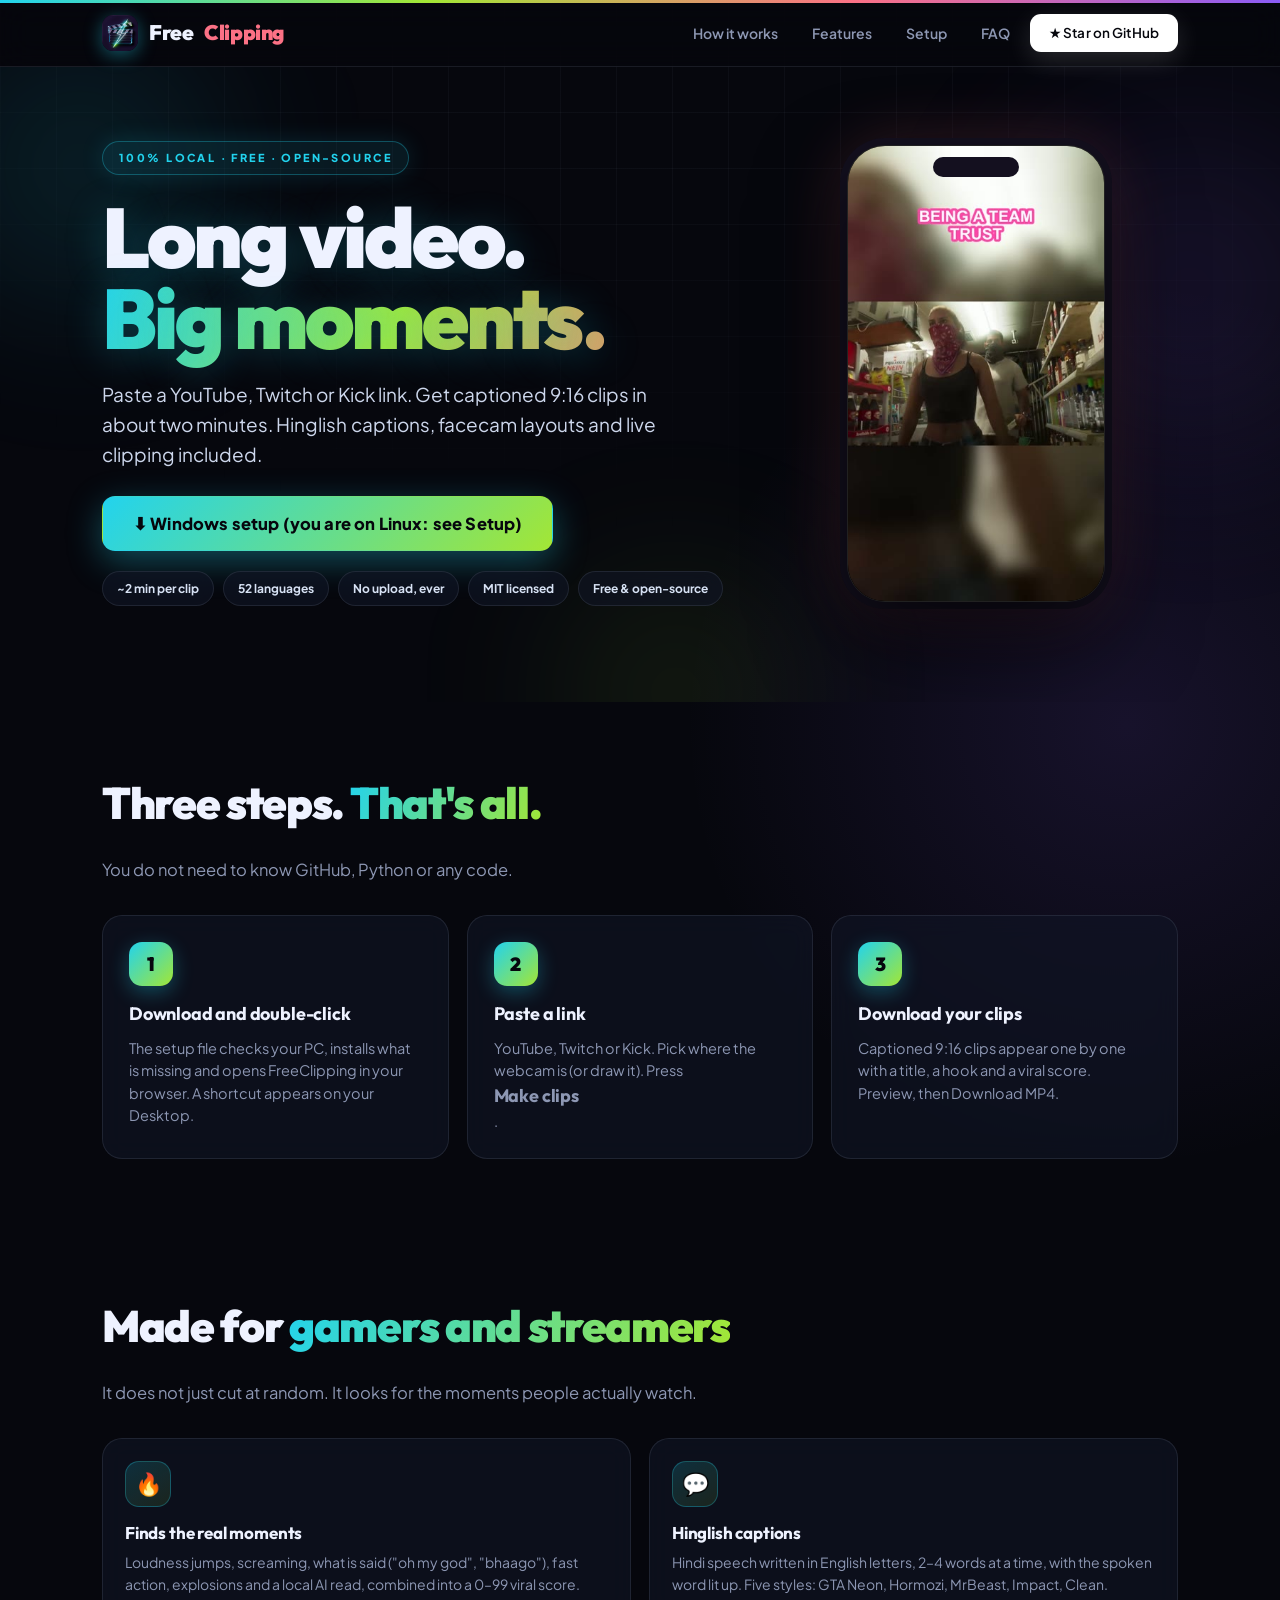
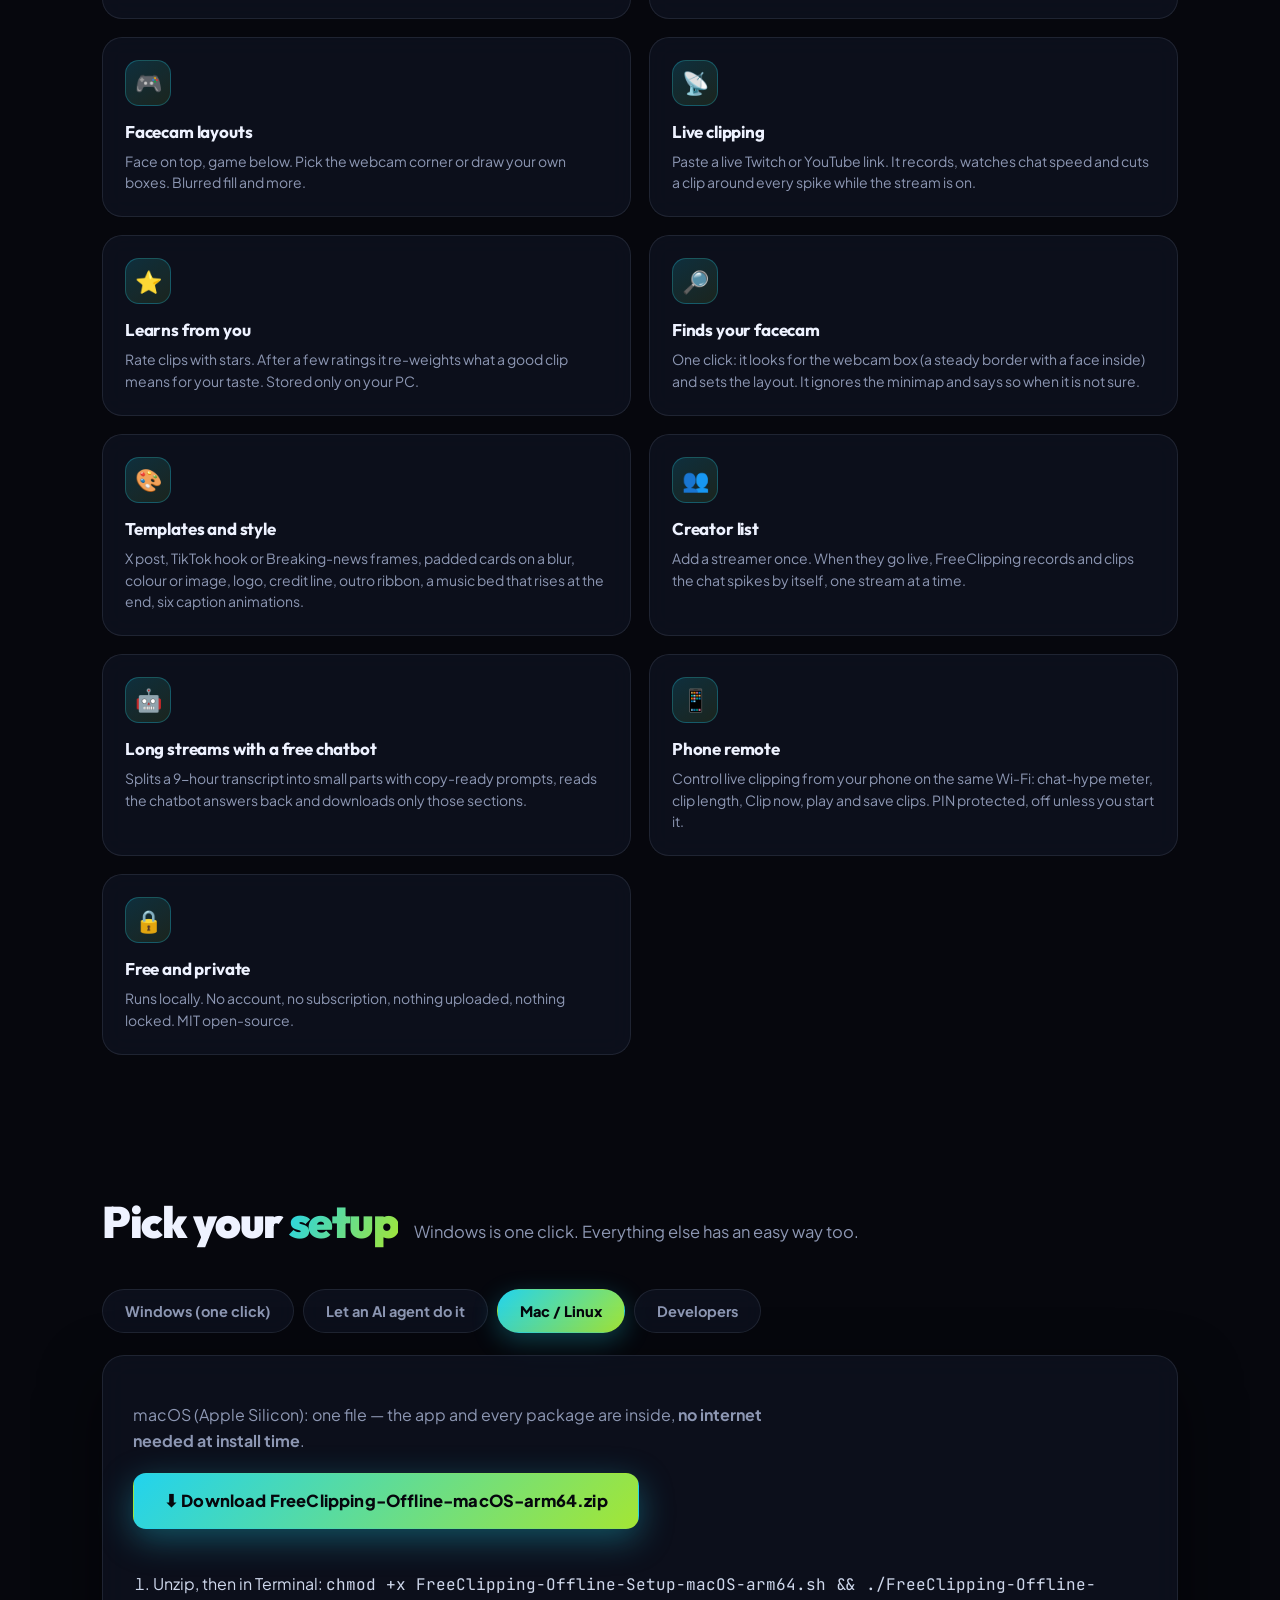
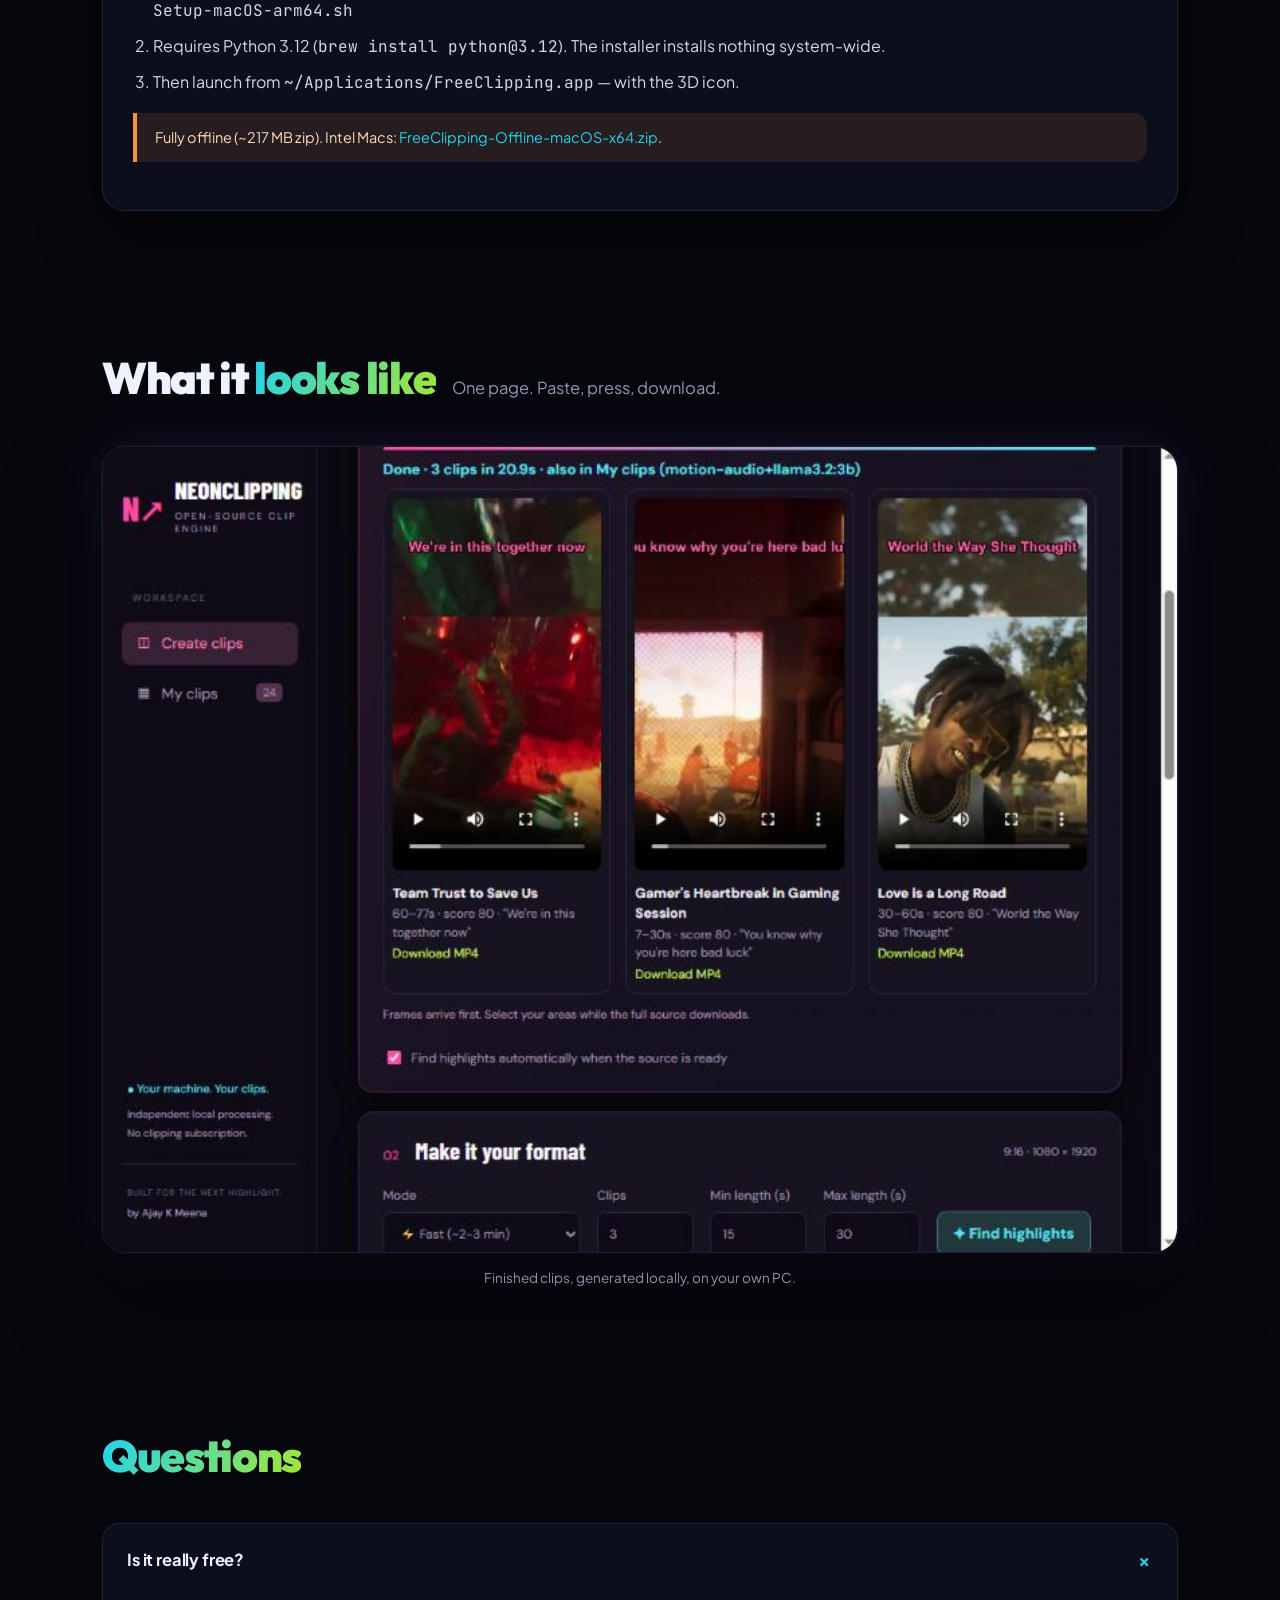
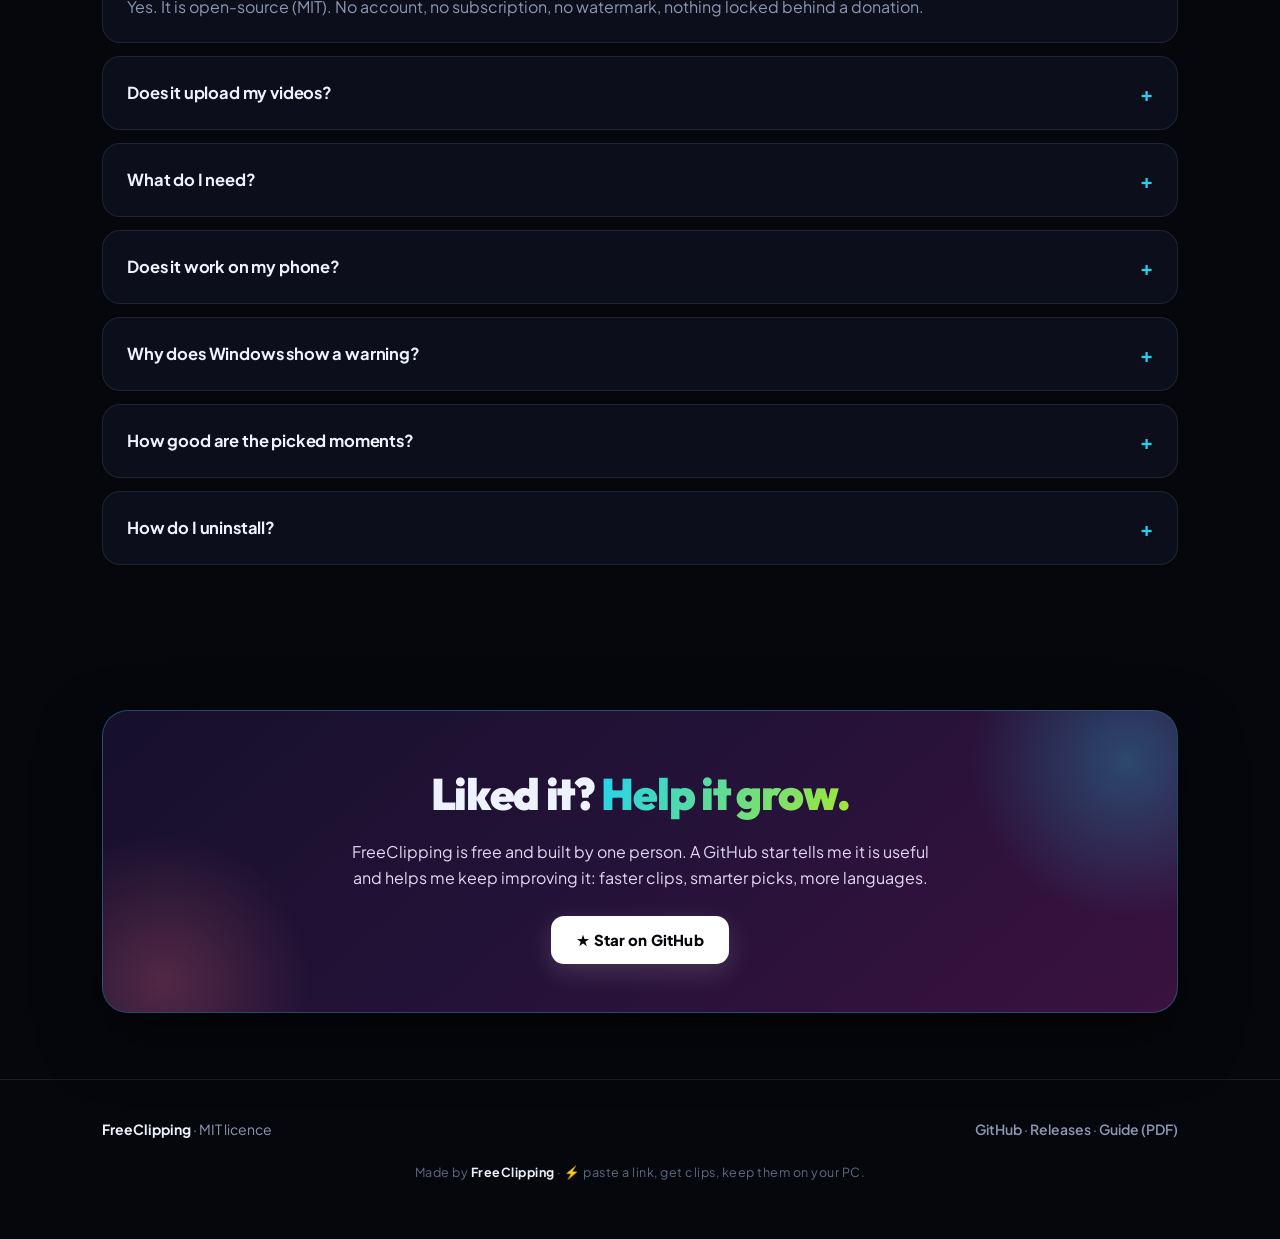
<file: index.html>
<!doctype html>
<html lang="en">
<head>
<meta charset="utf-8">
<meta name="viewport" content="width=device-width, initial-scale=1, viewport-fit=cover">
<meta name="theme-color" content="#06070d">
<link rel="apple-touch-icon" href="docs/icon.png">
<title>FreeClipping · Free AI clip maker for gamers and streamers</title>
<meta name="description" content="Paste a YouTube, Twitch or Kick link and get captioned 9:16 clips in about two minutes. Free, open-source, runs on your own PC. Hinglish captions, facecam layouts, live clipping.">
<meta property="og:title" content="FreeClipping: paste a link, get captioned 9:16 clips">
<meta property="og:description" content="Free and open-source. One-click setup for Windows. Hinglish captions, facecam layouts, live clipping, learns from your star ratings.">
<meta property="og:type" content="website">
<link rel="icon" type="image/png" href="docs/icon.png">
<style>
@import url('https://fonts.googleapis.com/css2?family=Outfit:wght@400;500;600;700;800;900&family=Plus+Jakarta+Sans:wght@400;500;600;700;800&family=JetBrains+Mono:wght@400;500;700&display=swap');
:root{
  --bg:#06070d; --bg-soft:#0a0e1a; --panel:rgba(17,22,38,.62); --panel-solid:#101828;
  --line:rgba(148,163,184,.14); --line-strong:rgba(148,163,184,.26);
  --cyan:#22d3ee; --azure:#38bdf8; --lime:#a3e635; --pink:#fb7185; --orange:#fb923c; --violet:#8b5cf6;
  --white:#eef2ff; --muted:#8d97b3; --dim:#5c6a82;
  --grad:linear-gradient(135deg,#22d3ee 0%,#a3e635 100%);
  --grad-warm:linear-gradient(135deg,#fb7185 0%,#f59e0b 100%);
  --grad-violet:linear-gradient(135deg,#8b5cf6 0%,#22d3ee 100%);
  --shadow:0 24px 60px rgba(0,0,0,.5);
}
*{box-sizing:border-box}html{scroll-behavior:smooth}
body{margin:0;background:
  radial-gradient(60vw 52vw at 12% -8%,rgba(56,189,248,.14) 0%,transparent 62%),
  radial-gradient(54vw 54vw at 88% 12%,rgba(139,92,246,.13) 0%,transparent 64%),
  radial-gradient(70vw 60vw at 50% 122%,rgba(34,211,238,.1) 0%,transparent 64%),
  var(--bg);
  color:var(--white);font:16px/1.6 'Plus Jakarta Sans',-apple-system,'Segoe UI',Roboto,sans-serif;
  -webkit-font-smoothing:antialiased;overflow-x:hidden}
body::before{content:'';position:fixed;inset:0;pointer-events:none;z-index:0;
  background-image:linear-gradient(rgba(148,163,184,.05) 1px,transparent 1px),linear-gradient(90deg,rgba(148,163,184,.05) 1px,transparent 1px);
  background-size:56px 56px;mask-image:radial-gradient(80% 60% at 50% 0%,#000 30%,transparent 100%);
  -webkit-mask-image:radial-gradient(80% 60% at 50% 0%,#000 30%,transparent 100%)}
a{color:var(--cyan);text-decoration:none;transition:color .15s}a:hover{color:#7ce8ff}
.wrap{max-width:1120px;margin:0 auto;padding:0 22px;position:relative;z-index:1}
::selection{background:rgba(34,211,238,.32);color:#fff}
:focus-visible{outline:2px solid rgba(34,211,238,.7);outline-offset:3px;border-radius:6px}
.js .reveal{opacity:0;transform:translateY(26px);transition:opacity .6s ease,transform .6s cubic-bezier(.16,1,.3,1)}
.js .reveal.in{opacity:1;transform:none}
.js details summary{cursor:pointer}

/* NAV */
nav{position:sticky;top:0;z-index:50;background:rgba(6,7,13,.68);backdrop-filter:blur(16px);-webkit-backdrop-filter:blur(16px);border-bottom:1px solid var(--line)}
nav .wrap{display:flex;align-items:center;gap:18px;height:66px}
.logo{display:flex;align-items:center;gap:11px;text-decoration:none;color:var(--white);font-family:'Outfit',sans-serif;font-weight:900;font-size:21px;letter-spacing:-.02em}
.logo .mark{width:36px;height:36px;border-radius:11px;background:var(--grad);color:#06070d;display:flex;align-items:center;justify-content:center;font-size:19px;font-weight:900;box-shadow:0 4px 18px rgba(34,211,238,.4)}
.logo .mark-img{width:36px;height:36px;border-radius:11px;object-fit:cover;box-shadow:0 4px 18px rgba(34,211,238,.4)}
.logo b{color:var(--pink);font-weight:900}
nav .links{margin-left:auto;display:flex;gap:6px;align-items:center}
nav .links a{color:var(--muted);text-decoration:none;font-size:14px;font-weight:600;padding:9px 14px;border-radius:11px;transition:all .18s}
nav .links a:hover{color:var(--white);background:rgba(148,163,184,.1)}
.btn{display:inline-flex;align-items:center;justify-content:center;gap:9px;border-radius:13px;padding:13px 24px;font-weight:800;text-decoration:none;border:1px solid transparent;cursor:pointer;font-size:15px;font-family:inherit;letter-spacing:.01em;transition:transform .2s cubic-bezier(.16,1,.3,1),box-shadow .2s,filter .2s;line-height:1.3}
.btn.main{background:var(--grad);color:#06070d;font-size:16.5px;padding:16px 30px;box-shadow:0 10px 34px rgba(34,211,238,.34)}
.btn.main{position:relative;overflow:hidden}
.btn.main::after{content:'';position:absolute;top:0;left:-75%;width:42%;height:100%;background:linear-gradient(115deg,transparent 0%,rgba(255,255,255,.55) 50%,transparent 100%);transform:skewX(-22deg);transition:left .58s ease}
.btn.main:hover::after{left:135%}
.btn.main:hover{transform:translateY(-2px);filter:brightness(1.1);box-shadow:0 16px 40px rgba(163,230,53,.38)}
.btn.pink{background:var(--grad-warm);color:#1a0b16;box-shadow:0 8px 28px rgba(251,113,133,.3)}
.btn.pink:hover{transform:translateY(-2px);filter:brightness(1.06)}
.btn.ghost{background:rgba(21,29,48,.62);border-color:var(--line-strong);color:var(--white)}
.btn.ghost:hover{transform:translateY(-2px);border-color:rgba(34,211,238,.5);box-shadow:0 8px 26px rgba(34,211,238,.16)}
.btn.white{background:#fff;color:#06070d;box-shadow:0 8px 26px rgba(255,255,255,.14)}
.btn.white:hover{transform:translateY(-2px);box-shadow:0 12px 32px rgba(255,255,255,.2)}
nav .btn.small{padding:9px 18px;font-size:13.5px;border-radius:11px}
.menu-btn{touch-action:manipulation;display:none;border:1px solid var(--line-strong);background:var(--panel);color:var(--white);border-radius:12px;padding:9px 13px;font-size:20px;line-height:1;cursor:pointer;align-items:center;justify-content:center;transition:border-color .2s}
.menu-btn:hover{border-color:rgba(34,211,238,.5)}
.mobile-menu{display:none;flex-direction:column;gap:4px;padding:10px 22px 18px;background:rgba(6,7,13,.96);backdrop-filter:blur(18px);-webkit-backdrop-filter:blur(18px);border-bottom:1px solid var(--line)}
.mobile-menu.open{display:flex}
.mobile-menu a{color:var(--white);text-decoration:none;font-weight:700;font-size:16px;padding:12px 10px;border-radius:12px}
.mobile-menu a:hover{background:rgba(148,163,184,.1);color:var(--cyan)}

/* HERO */
.hero{position:relative;overflow:hidden;padding:74px 0 96px}
.hero .blob{position:absolute;border-radius:50%;filter:blur(80px);opacity:.55;pointer-events:none;animation:drift 14s ease-in-out infinite alternate}
.hero .b1{width:440px;height:440px;left:-140px;top:-120px;background:radial-gradient(circle,#22d3ee55,transparent 65%)}
.hero .b2{width:520px;height:520px;right:-170px;top:-40px;background:radial-gradient(circle,#8b5cf655,transparent 65%);animation-delay:-5s}
.hero .b3{width:380px;height:380px;left:38%;bottom:-180px;background:radial-gradient(circle,#a3e63544,transparent 65%);animation-delay:-9s}
@keyframes drift{from{transform:translate(0,0) scale(1)}to{transform:translate(60px,40px) scale(1.12)}}
.hero .wrap{display:grid;grid-template-columns:1.22fr .78fr;gap:42px;align-items:center;position:relative;z-index:1}
.kicker{display:inline-flex;align-items:center;gap:9px;font-size:11px;font-weight:800;letter-spacing:.22em;text-transform:uppercase;color:var(--cyan);background:rgba(34,211,238,.09);border:1px solid rgba(34,211,238,.3);border-radius:99px;padding:7px 16px;box-shadow:0 0 24px rgba(34,211,238,.14)}
h1{font-family:'Outfit',sans-serif;font-weight:900;font-size:clamp(46px,7.2vw,84px);line-height:.97;letter-spacing:-.035em;margin:22px 0 18px;text-shadow:0 4px 40px rgba(34,211,238,.25)}
h1 em{font-style:normal;background:linear-gradient(115deg,#22d3ee 0%,#a3e635 58%,#fb7185 125%);-webkit-background-clip:text;background-clip:text;color:transparent}
.sub{font-size:19px;max-width:560px;color:#cdd7ec;line-height:1.6;letter-spacing:.001em}
.cta{display:flex;flex-wrap:wrap;gap:14px;margin:26px 0 16px}
.chip-row{display:flex;flex-wrap:wrap;gap:9px;margin-top:20px}
.chip-row span{font-size:12px;font-weight:700;color:#d7e2f4;background:var(--panel);border:1px solid var(--line);border-radius:99px;padding:7px 14px;backdrop-filter:blur(8px)}
.phone{justify-self:center;width:min(258px,78%);border-radius:38px;border:1px solid rgba(255,255,255,.13);background:#000;box-shadow:0 36px 90px rgba(0,0,0,.68),0 0 0 7px #14101f,0 0 70px rgba(251,113,133,.22);overflow:hidden;position:relative}
.hero .phone{animation:float 7s ease-in-out infinite}
@keyframes float{0%,100%{transform:translateY(0)}50%{transform:translateY(-10px)}}
@media (prefers-reduced-motion:reduce){.hero .phone{animation:none}}
.phone::before{content:'';position:absolute;top:11px;left:50%;transform:translateX(-50%);width:86px;height:20px;border-radius:99px;background:#14101f;z-index:2}
.phone video{display:block;width:100%;aspect-ratio:9/16;background:#000}
.os-note{display:none;position:relative;margin-top:26px}

/* SECTIONS */
section{padding:66px 0}
.sec-head{display:flex;align-items:baseline;gap:16px;flex-wrap:wrap;margin-bottom:32px}
h2{font-family:'Outfit',sans-serif;font-size:clamp(30px,4.4vw,44px);font-weight:900;letter-spacing:-.03em;margin:0}
h2 em{font-style:normal;background:linear-gradient(115deg,#22d3ee,#a3e635);-webkit-background-clip:text;background-clip:text;color:transparent}
.lead{color:var(--muted);max-width:680px;margin:6px 0 0;font-size:16.5px}
.grid-3{display:grid;grid-template-columns:repeat(3,1fr);gap:18px}
.grid-2{display:grid;grid-template-columns:repeat(2,1fr);gap:18px}
.stepcard{background:var(--panel);border:1px solid var(--line);border-radius:20px;padding:26px;backdrop-filter:blur(12px);-webkit-backdrop-filter:blur(12px);transition:all .25s cubic-bezier(.16,1,.3,1)}
.stepcard:hover{transform:translateY(-4px);border-color:var(--line-strong);box-shadow:var(--shadow)}
.stepcard .n{width:44px;height:44px;border-radius:13px;background:var(--grad);color:#06070d;font-family:'Outfit',sans-serif;font-weight:900;font-size:19px;display:flex;align-items:center;justify-content:center;margin-bottom:14px;box-shadow:0 6px 20px rgba(34,211,238,.3)}
.stepcard b{font-size:18px;display:block;letter-spacing:-.01em;font-family:'Outfit',sans-serif}
.stepcard p{color:var(--muted);margin:8px 0 0;font-size:14.5px;line-height:1.55}
.tile{background:var(--panel);border:1px solid var(--line);border-radius:20px;padding:22px;backdrop-filter:blur(12px);-webkit-backdrop-filter:blur(12px);transition:all .25s cubic-bezier(.16,1,.3,1)}
.tile:hover{transform:translateY(-4px);border-color:rgba(34,211,238,.38);box-shadow:0 18px 44px rgba(0,0,0,.5),0 0 30px rgba(34,211,238,.1)}
.tile .ic{width:46px;height:46px;border-radius:14px;display:flex;align-items:center;justify-content:center;font-size:22px;margin-bottom:12px;background:linear-gradient(145deg,rgba(34,211,238,.16),rgba(163,230,53,.1));border:1px solid rgba(34,211,238,.28)}
.tile b{display:block;font-family:'Outfit',sans-serif;font-size:17px;letter-spacing:-.01em;margin:4px 0 6px}
.tile p{margin:0;color:var(--muted);font-size:14px;line-height:1.55}
.muted{color:var(--muted)}

/* SETUP TABS */
.tabs{display:flex;flex-wrap:wrap;gap:9px;margin:6px 0 22px}
.tab{background:var(--panel);border:1px solid var(--line);color:var(--muted);padding:12px 22px;border-radius:99px;cursor:pointer;font-weight:700;font-family:inherit;font-size:14.5px;backdrop-filter:blur(10px);transition:all .2s}
.tab:hover{color:var(--white);border-color:var(--line-strong)}
.tab.on{background:var(--grad);border-color:transparent;color:#06070d;font-weight:800;box-shadow:0 8px 26px rgba(34,211,238,.28)}
.pane{display:none;background:var(--panel);border:1px solid var(--line);border-radius:22px;padding:30px;backdrop-filter:blur(14px);-webkit-backdrop-filter:blur(14px);box-shadow:var(--shadow)}
.pane.on{display:block;animation:pop .32s cubic-bezier(.16,1,.3,1)}
@keyframes pop{from{opacity:0;transform:translateY(10px)}to{opacity:1;transform:none}}
.pane ol{padding-left:20px;margin:18px 0 4px;color:#cfd8ec}
.pane li{margin:9px 0}
.pane .btn{margin:4px auto 24px}
.pane p.lead2{color:var(--muted);max-width:660px}
code,pre{font-family:'JetBrains Mono',Consolas,monospace}
pre{background:#04060c;border:1px solid var(--line);border-radius:13px;padding:15px 17px;overflow:auto;font-size:13.5px;margin:12px 0;white-space:pre-wrap;word-break:break-all;color:#d9f1ff}
.copy{display:flex;gap:11px;align-items:stretch;flex-wrap:wrap}
.copy pre{flex:1;margin:0;min-width:240px}
.note{border-left:4px solid var(--orange);background:rgba(251,146,60,.1);padding:13px 18px;border-radius:0 14px 14px 0;color:#ffd9b8;font-size:14.5px;margin:18px 0}
#copy-prompt-msg{color:var(--lime);font-weight:700;margin-left:12px}

/* SHOT */
.shot{display:block;width:100%;border-radius:24px;border:1px solid var(--line);box-shadow:0 40px 90px rgba(0,0,0,.6),0 0 0 1px rgba(255,255,255,.04),0 0 60px rgba(139,92,246,.14)}

/* FAQ */
.faq details{background:var(--panel);border:1px solid var(--line);border-radius:18px;padding:2px 24px;margin:13px 0;backdrop-filter:blur(10px);transition:border-color .2s}
.faq details:hover{border-color:var(--line-strong)}
.faq details summary{list-style:none;display:flex;justify-content:space-between;align-items:center;gap:16px;cursor:pointer;font-weight:700;font-size:16.5px;padding:18px 0;letter-spacing:-.01em}
.faq details summary::-webkit-details-marker{display:none}
.faq details summary .chev{color:var(--cyan);font-size:20px;transition:transform .25s;flex-shrink:0}
.faq details[open] summary .chev{transform:rotate(45deg)}
.faq details p{color:var(--muted);margin:0 0 20px;max-width:860px;line-height:1.6}

/* SUPPORT */
.support{border-radius:26px;padding:48px 32px;text-align:center;position:relative;overflow:hidden;border:1px solid rgba(34,211,238,.3);background:linear-gradient(140deg,#16102b 0%,#241238 48%,#3a1240 100%);box-shadow:var(--shadow)}
.support::before{content:'';position:absolute;right:-120px;top:-120px;width:340px;height:340px;border-radius:50%;background:radial-gradient(circle,rgba(34,211,238,.28),transparent 65%);pointer-events:none}
.support::after{content:'';position:absolute;left:-100px;bottom:-130px;width:320px;height:320px;border-radius:50%;background:radial-gradient(circle,rgba(251,113,133,.24),transparent 65%);pointer-events:none}
.support h2{margin-bottom:10px;position:relative;z-index:1}
.support p{max-width:600px;margin:0 auto 26px;color:#e2d9ef;position:relative;z-index:1}
.support .btn{position:relative;z-index:1}

/* FOOTER */
body::after{content:'';position:fixed;top:0;left:0;right:0;height:3px;z-index:100;background:linear-gradient(90deg,#22d3ee,#a3e635,#fb7185,#8b5cf6);pointer-events:none}
footer{border-top:1px solid var(--line);padding:38px 0 44px;color:var(--muted);font-size:14px;position:relative;z-index:1}
footer .wrap{display:flex;gap:22px;justify-content:space-between;flex-wrap:wrap;align-items:center}
footer b{color:var(--white)}
footer a{color:var(--muted);font-weight:600}
footer a:hover{color:var(--white)}
.copy-note{text-align:center;margin-top:22px;color:var(--dim);font-size:12.5px;letter-spacing:.04em}

@media(max-width:860px){
  .hero .wrap{grid-template-columns:1fr;padding-top:54px;text-align:center}
  .hero .cta,.hero .chip-row{justify-content:center}
  .sub{margin:0 auto}
  .phone{width:min(230px,86%)}
  .grid-3,.grid-2{grid-template-columns:1fr}
  nav .links a:not(.btn){display:none}
  .menu-btn{display:inline-flex}
  .links .btn{padding:8px 12px;font-size:12.5px}
  section{padding:48px 0}
  h1{font-size:clamp(38px,11vw,58px)}
  .support{padding:36px 22px}
  .cta{gap:10px}
  .cta a{flex:1 1 160px;padding:14px 16px;font-size:15px}
  .phone{width:min(215px,82%)}
  .chip-row span{font-size:11px;padding:6px 12px}
}
@media (max-width:430px){
  .hero{padding:42px 0 56px}
  .hero .wrap{gap:26px}
  .sub{font-size:16px}
  .kicker{font-size:10px;letter-spacing:.14em}
  .nav-btn,nav .btn.small{padding:8px 10px;font-size:12px}
}
@media (prefers-reduced-motion:reduce){
  *{animation:none!important;transition:none!important}
  html{scroll-behavior:auto}
}
</style>
</head>
<body>
<script>document.documentElement.classList.add('js')</script>

<nav><div class="wrap">
  <a class="logo" href="#"><img class="mark mark-img" src="docs/icon.png" alt="FreeClipping logo" width="36" height="36"> Free<b>Clipping</b></a>
  <div class="links">
    <a href="#how">How it works</a><a href="#features">Features</a><a href="#setup">Setup</a><a href="#faq">FAQ</a>
    <a class="btn white small" href="https://github.com/Analoggeek/FreeClipping" target="_blank" rel="noopener">★ Star on GitHub</a>
  </div>
  <button class="menu-btn" id="menu-btn" aria-label="Open menu" aria-expanded="false">☰</button>
</div>
  <div class="mobile-menu" id="mobile-menu">
    <a href="#how">How it works</a>
    <a href="#features">Features</a>
    <a href="#setup">Setup</a>
    <a href="#faq">FAQ</a>
    <a href="https://github.com/Analoggeek/FreeClipping" target="_blank" rel="noopener">★ Star on GitHub</a>
  </div>
</nav>

<header class="hero">
  <div class="blob b1"></div><div class="blob b2"></div><div class="blob b3"></div>
  <div class="wrap">
    <div>
      <div class="kicker">100% LOCAL · FREE · OPEN-SOURCE</div>
      <h1>Long video.<br><em>Big moments.</em></h1>
      <p class="sub">Paste a YouTube, Twitch or Kick link. Get captioned 9:16 clips in about two minutes. Hinglish captions, facecam layouts and live clipping included.</p>
      <div class="cta">
        <a class="btn main" id="dl" href="https://github.com/Analoggeek/FreeClipping/releases/latest/download/FreeClipping-Offline-Windows-x64.zip">⬇ Download for Windows (offline)</a>
        <a class="btn ghost" id="dl-alt" href="https://github.com/Analoggeek/FreeClipping/releases/latest/download/FreeClipping-Offline-macOS-arm64.zip">⬇ Download for macOS (offline)</a>
      </div>
      <div class="chip-row"><span>~2 min per clip</span><span>52 languages</span><span>No upload, ever</span><span>MIT licensed</span><span>Free &amp; open-source</span></div>
      <div class="os-note note" id="mobile-note"><b>You are on a phone.</b> FreeClipping runs on a computer. Open this page on your PC — or just use the phone as a remote for the app on your PC over the same Wi-Fi (<code>NEONCLIPPING_LAN=1</code>).<br><a href="#" id="copy-link">copy this page link ↗</a> and send it to yourself.</div>
    </div>
    <div class="phone"><video src="docs/demo.mp4" poster="docs/demo-poster.jpg" autoplay loop muted playsinline preload="auto" aria-label="A FreeClipping clip: hook title, captions"></video></div>
  </div>
</header>

<section id="how"><div class="wrap">
  <div class="sec-head"><h2>Three steps. <em>That's all.</em></h2><p class="lead" style="width:100%;margin-top:2px">You do not need to know GitHub, Python or any code.</p></div>
  <div class="grid-3">
    <div class="stepcard reveal"><div class="n">1</div><b>Download and double-click</b><p>The setup file checks your PC, installs what is missing and opens FreeClipping in your browser. A shortcut appears on your Desktop.</p></div>
    <div class="stepcard reveal"><div class="n">2</div><b>Paste a link</b><p>YouTube, Twitch or Kick. Pick where the webcam is (or draw it). Press <b>Make clips</b>.</p></div>
    <div class="stepcard reveal"><div class="n">3</div><b>Download your clips</b><p>Captioned 9:16 clips appear one by one with a title, a hook and a viral score. Preview, then Download MP4.</p></div>
  </div>
</div></section>

<section id="features"><div class="wrap">
  <div class="sec-head"><h2>Made for <em>gamers and streamers</em></h2><p class="lead" style="width:100%;margin-top:2px">It does not just cut at random. It looks for the moments people actually watch.</p></div>
  <div class="grid-2">
    <div class="tile reveal"><div class="ic">🔥</div><b>Finds the real moments</b><p>Loudness jumps, screaming, what is said ("oh my god", "bhaago"), fast action, explosions and a local AI read, combined into a 0–99 viral score.</p></div>
    <div class="tile reveal"><div class="ic">💬</div><b>Hinglish captions</b><p>Hindi speech written in English letters, 2–4 words at a time, with the spoken word lit up. Five styles: GTA Neon, Hormozi, MrBeast, Impact, Clean.</p></div>
    <div class="tile reveal"><div class="ic">🎮</div><b>Facecam layouts</b><p>Face on top, game below. Pick the webcam corner or draw your own boxes. Blurred fill and more.</p></div>
    <div class="tile reveal"><div class="ic">📡</div><b>Live clipping</b><p>Paste a live Twitch or YouTube link. It records, watches chat speed and cuts a clip around every spike while the stream is on.</p></div>
    <div class="tile reveal"><div class="ic">⭐</div><b>Learns from you</b><p>Rate clips with stars. After a few ratings it re-weights what a good clip means for your taste. Stored only on your PC.</p></div>
    <div class="tile reveal"><div class="ic">🔎</div><b>Finds your facecam</b><p>One click: it looks for the webcam box (a steady border with a face inside) and sets the layout. It ignores the minimap and says so when it is not sure.</p></div>
    <div class="tile reveal"><div class="ic">🎨</div><b>Templates and style</b><p>X post, TikTok hook or Breaking-news frames, padded cards on a blur, colour or image, logo, credit line, outro ribbon, a music bed that rises at the end, six caption animations.</p></div>
    <div class="tile reveal"><div class="ic">👥</div><b>Creator list</b><p>Add a streamer once. When they go live, FreeClipping records and clips the chat spikes by itself, one stream at a time.</p></div>
    <div class="tile reveal"><div class="ic">🤖</div><b>Long streams with a free chatbot</b><p>Splits a 9-hour transcript into small parts with copy-ready prompts, reads the chatbot answers back and downloads only those sections.</p></div>
    <div class="tile reveal"><div class="ic">📱</div><b>Phone remote</b><p>Control live clipping from your phone on the same Wi-Fi: chat-hype meter, clip length, Clip now, play and save clips. PIN protected, off unless you start it.</p></div>
    <div class="tile reveal"><div class="ic">🔒</div><b>Free and private</b><p>Runs locally. No account, no subscription, nothing uploaded, nothing locked. MIT open-source.</p></div>
  </div>
</div></section>

<section id="setup"><div class="wrap">
  <div class="sec-head"><h2>Pick your <em>setup</em></h2><p class="lead" style="width:100%;margin-top:2px">Windows is one click. Everything else has an easy way too.</p></div>
  <div class="tabs" role="tablist">
    <button class="tab on" data-p="win">Windows (one click)</button>
    <button class="tab" data-p="ai">Let an AI agent do it</button>
    <button class="tab" data-p="mac">Mac / Linux</button>
    <button class="tab" data-p="dev">Developers</button>
  </div>

  <div class="pane on" id="p-win">
    <a class="btn main" href="https://github.com/Analoggeek/FreeClipping/releases/latest/download/FreeClipping-Offline-Windows-x64.zip">⬇ Download FreeClipping-Offline-Windows-x64.zip</a>
    <ol>
      <li>Open the downloaded file (double-click). If Windows asks "Windows protected your PC", press <b>More info → Run anyway</b>. The file is plain text and not code-signed; you can open it in Notepad first.</li>
      <li>It checks your PC and installs what is missing (Python). Fully offline — the app and every package are already inside. About 3–8 minutes, no admin rights.</li>
      <li>It asks two optional questions (GPU libraries, AI titles) and then opens FreeClipping in your browser.</li>
      <li>Next time just double-click the <b>FreeClipping</b> shortcut on your Desktop.</li>
    </ol>
    <div class="note">Everything is installed in one folder (<code>%LOCALAPPDATA%\FreeClipping</code>). Delete it to uninstall.</div>
  </div>

  <div class="pane" id="p-ai">
    <p class="lead2">Don't want to read anything? Give this prompt to an AI agent that can run commands on your computer (Claude Code, OpenAI Codex, Google Antigravity, Cursor). It checks your PC, installs everything, opens the app and explains it to you in simple Hindi.</p>
    <button class="btn pink" id="copy-prompt">📋 Copy the setup prompt</button>
    <span id="copy-prompt-msg"></span>
    <p style="margin-top:16px"><a href="docs/FREECLIPPING-AGENT-SETUP-PROMPT.txt" target="_blank" rel="noopener">Open the prompt as a text file</a> · <a href="docs/FreeClipping-Guide-EN-HI.pdf" target="_blank" rel="noopener">Read the guide (PDF, English + हिंदी)</a></p>
  </div>

  <div class="pane" id="p-mac">
    <p class="lead2">macOS (Apple Silicon): one file — the app and every package are inside, <b>no internet needed at install time</b>.</p>
    <a class="btn main" href="https://github.com/Analoggeek/FreeClipping/releases/latest/download/FreeClipping-Offline-macOS-arm64.zip">⬇ Download FreeClipping-Offline-macOS-arm64.zip</a>
    <ol>
      <li>Unzip, then in Terminal: <code>chmod +x FreeClipping-Offline-Setup-macOS-arm64.sh &amp;&amp; ./FreeClipping-Offline-Setup-macOS-arm64.sh</code></li>
      <li>Requires Python 3.12 (<code>brew install python@3.12</code>). The installer installs nothing system-wide.</li>
      <li>Then launch from <code>~/Applications/FreeClipping.app</code> — with the 3D icon.</li>
    </ol>
    <div class="note">Fully offline (~217 MB zip). Intel Macs: <a href="https://github.com/Analoggeek/FreeClipping/releases/latest/download/FreeClipping-Offline-macOS-x64.zip">FreeClipping-Offline-macOS-x64.zip</a>.</div>
  </div>

  <div class="pane" id="p-dev">
    <pre>git clone https://github.com/Analoggeek/FreeClipping
cd freeclipping
./run.ps1     # Windows
./run.sh      # Mac / Linux</pre>
    <p style="color:var(--muted)">Then open <code>http://127.0.0.1:8770</code>. Source, issues and the full README: <a href="https://github.com/Analoggeek/FreeClipping" target="_blank" rel="noopener">github.com/Analoggeek/FreeClipping</a>.</p>
  </div>
</div></section>

<section><div class="wrap">
  <div class="sec-head"><h2>What it <em>looks like</em></h2><p class="lead" style="width:100%;margin-top:2px">One page. Paste, press, download.</p></div>
  <figure style="margin:0"><img class="shot" src="docs/freeclipping-ui.jpg" alt="FreeClipping showing three finished clips"><figcaption style="color:var(--muted);font-size:13.5px;margin-top:14px;text-align:center">Finished clips, generated locally, on your own PC.</figcaption></figure>
</div></section>

<section id="faq" class="faq"><div class="wrap">
  <div class="sec-head"><h2><em>Questions</em></h2></div>
  <details open><summary>Is it really free?<span class="chev">+</span></summary><p>Yes. It is open-source (MIT). No account, no subscription, no watermark, nothing locked behind a donation.</p></details>
  <details><summary>Does it upload my videos?<span class="chev">+</span></summary><p>No. Everything runs on your own computer. Videos, clips and your ratings stay in the app folder. The app only talks to YouTube/Twitch/Kick to fetch the video you paste.</p></details>
  <details><summary>What do I need?<span class="chev">+</span></summary><p>macOS 11+ (Apple Silicon) or Windows 10/11, plus Python 3.12 on your own PC. After you download the offline installer once, everything runs with no internet at all. An NVIDIA GPU makes some steps faster but is not required.</p></details>
  <details><summary>Does it work on my phone?<span class="chev">+</span></summary><p>This website works on a phone. The clip maker runs on your PC — and your phone can act as a remote for it over the same Wi-Fi (start the app with <code>NEONCLIPPING_LAN=1</code>): chat-hype meter, chat-spike clip buttons, play and save clips. PIN protected, off by default.</p></details>
  <details><summary>Why does Windows show a warning?<span class="chev">+</span></summary><p>The setup files are not code-signed (that costs money). They are plain text: right-click → Edit, or open them in Notepad, and read every line. The app itself is fully open-source on GitHub.</p></details>
  <details><summary>How good are the picked moments?<span class="chev">+</span></summary><p>It finds loud, energetic, quotable moments with fast action. It is a heuristic plus a small local AI, not magic: always watch a clip before posting. Your star ratings make it better at your taste.</p></details>
  <details><summary>How do I uninstall?<span class="chev">+</span></summary><p>Delete the FreeClipping folder in <code>%LOCALAPPDATA%</code> and the Desktop shortcut. Nothing else is changed on your PC (Python and FFmpeg stay if you had them).</p></details>
</div></section>

<section><div class="wrap">
  <div class="support">
    <h2>Liked it? <em>Help it grow.</em></h2>
    <p>FreeClipping is free and built by one person. A GitHub star tells me it is useful and helps me keep improving it: faster clips, smarter picks, more languages.</p>
    <a class="btn white" href="https://github.com/Analoggeek/FreeClipping" target="_blank" rel="noopener">★ Star on GitHub</a>
  </div>
</div></section>

<footer><div class="wrap">
  <div><b>FreeClipping</b> · MIT licence</div>
  <div><a href="https://github.com/Analoggeek/FreeClipping" target="_blank" rel="noopener">GitHub</a> · <a href="https://github.com/Analoggeek/FreeClipping/releases" target="_blank" rel="noopener">Releases</a> · <a href="docs/FreeClipping-Guide-EN-HI.pdf" target="_blank" rel="noopener">Guide (PDF)</a></div>
</div><p class="copy-note">Made by <b>FreeClipping</b> · ⚡ paste a link, get clips, keep them on your PC.</p></footer>

<script>
(function(){
  // reveal on scroll
  if('IntersectionObserver' in window){
    var io=new IntersectionObserver(function(es){es.forEach(function(e){if(e.isIntersecting){e.target.classList.add('in');io.unobserve(e.target)}})},{threshold:.12});
    document.querySelectorAll('.reveal').forEach(function(el){io.observe(el)});
  }else{document.querySelectorAll('.reveal').forEach(function(el){el.classList.add('in')})}
  // tabs
  document.querySelectorAll('.tab').forEach(function(t){t.onclick=function(){
    document.querySelectorAll('.tab').forEach(function(x){x.classList.toggle('on',x===t)});
    document.querySelectorAll('.pane').forEach(function(p){p.classList.toggle('on',p.id==='p-'+t.dataset.p)});
  };});
  // copy buttons
  document.querySelectorAll('[data-copy]').forEach(function(b){b.onclick=function(){
    var txt=document.getElementById(b.dataset.copy).textContent;
    navigator.clipboard.writeText(txt).then(function(){var o=b.textContent;b.textContent='Copied ✓';setTimeout(function(){b.textContent=o},1500)});
  };});
  // copy the agent prompt (loaded from the same site so it always matches the repo)
  var cp=document.getElementById('copy-prompt'),msg=document.getElementById('copy-prompt-msg');
  if(cp)cp.onclick=function(){
    fetch('docs/FREECLIPPING-AGENT-SETUP-PROMPT.txt').then(function(r){if(!r.ok)throw 0;return r.text()}).then(function(t){
      return navigator.clipboard.writeText(t).then(function(){msg.textContent='Copied ✓ now paste it into your AI agent'});
    }).catch(function(){msg.textContent='Could not copy. Use "Open the prompt as a text file" below.';msg.style.color='#ffb86b'});
  };
  // phone and non-Windows hints
  var ua=navigator.userAgent||'',mobile=/Android|iPhone|iPad|iPod/i.test(ua),mac=/Macintosh|Mac OS X/i.test(ua)&&!mobile,linux=/Linux|X11/i.test(ua)&&!mobile&&!/Windows/i.test(ua);
  if(mobile){document.getElementById('mobile-note').style.display='block';
    var c=document.getElementById('copy-link');if(c)c.onclick=function(e){e.preventDefault();navigator.clipboard&&navigator.clipboard.writeText(location.href);c.textContent='link copied ✓'};}
  if(mac){var dl=document.getElementById('dl');dl.textContent='⬇ Download for macOS (offline)';dl.href='https://github.com/Analoggeek/FreeClipping/releases/latest/download/FreeClipping-Offline-macOS-arm64.zip';
    var al=document.getElementById('dl-alt');if(al)al.style.display='none';
    document.querySelector('[data-p="mac"]').click();}
  if(linux){var dl2=document.getElementById('dl');dl2.textContent='⬇ Windows setup (you are on Linux: see Setup)';dl2.href='#setup';
    var al2=document.getElementById('dl-alt');if(al2)al2.style.display='none';
    document.querySelector('[data-p="mac"]').click();}
  var mb=document.getElementById('menu-btn'),mm=document.getElementById('mobile-menu');
  if(mb&&mm){mb.onclick=function(){var open=mm.classList.toggle('open');mb.setAttribute('aria-expanded',open?'true':'false');mb.textContent=open?'✕':'☰'};
    mm.querySelectorAll('a').forEach(function(a){a.addEventListener('click',function(){mm.classList.remove('open');mb.setAttribute('aria-expanded','false');mb.textContent='☰'});});}
})();
</script>
</body>
</html>
</file>
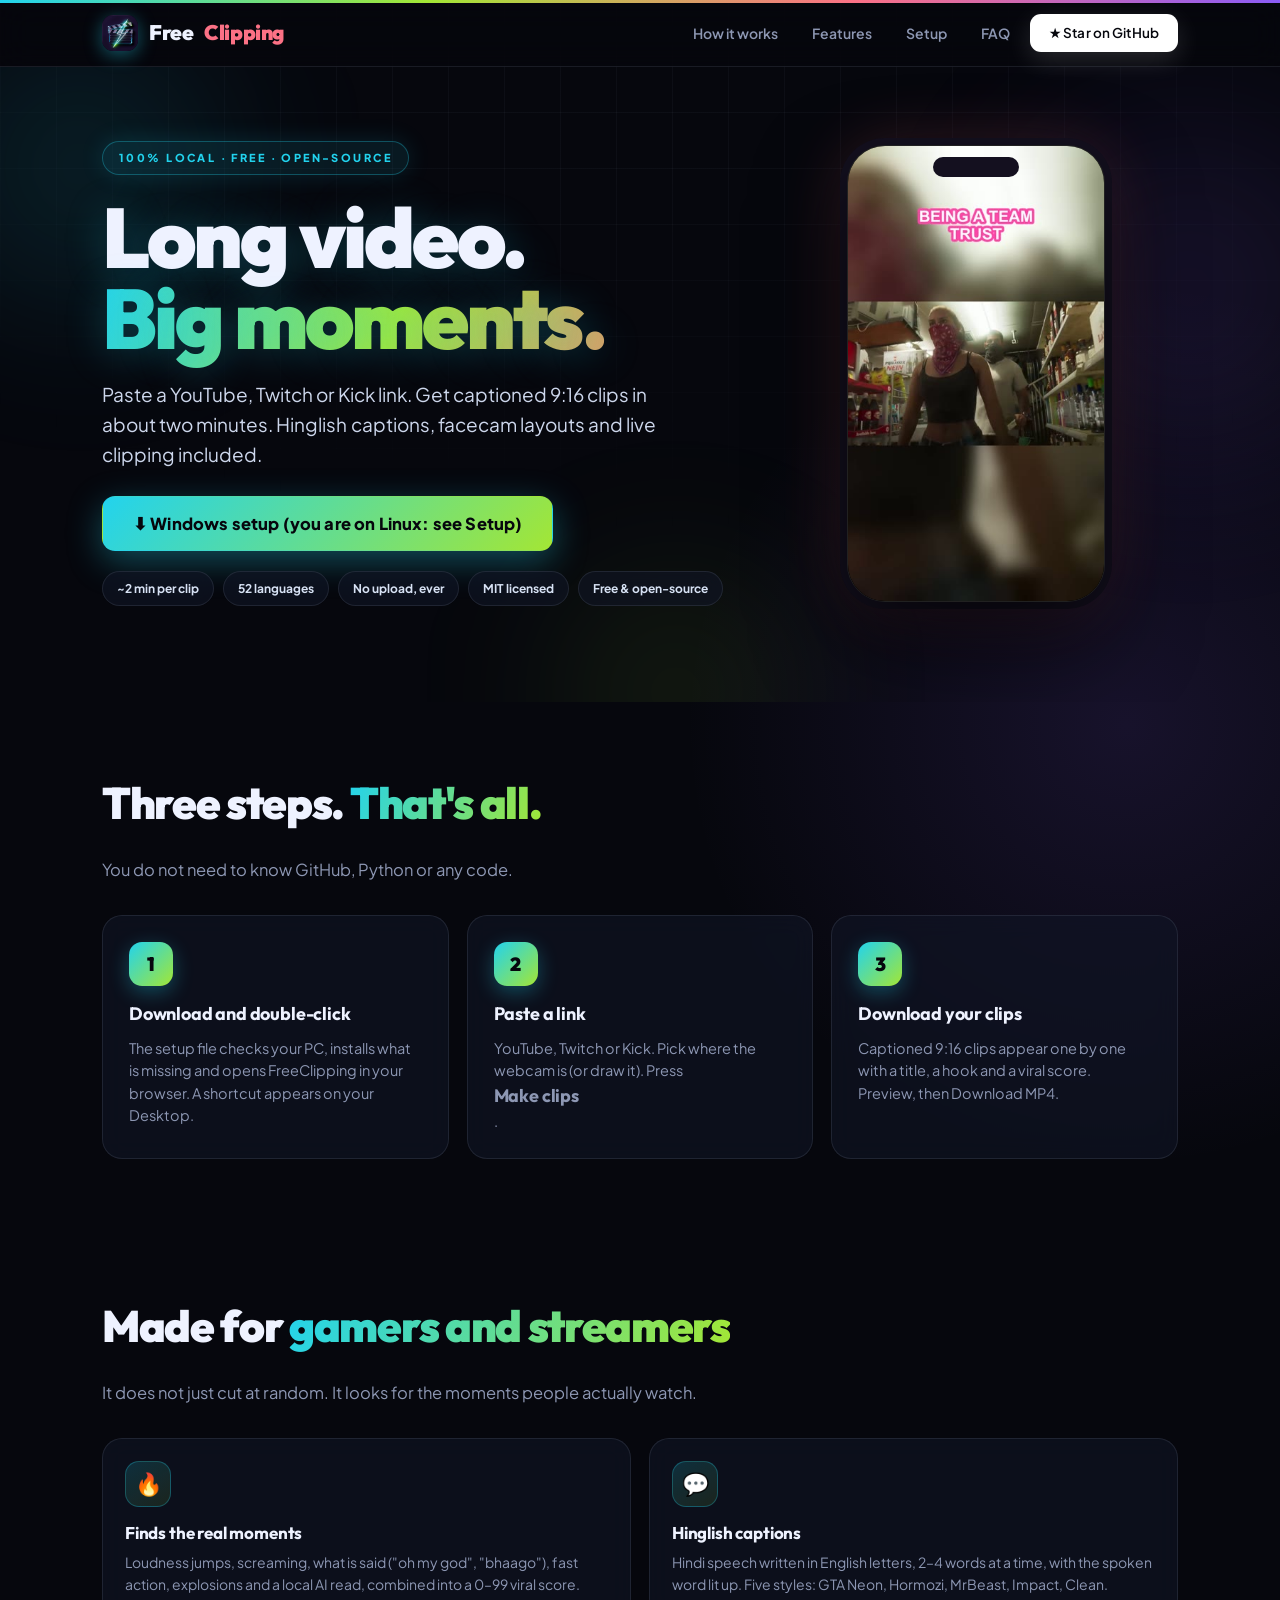
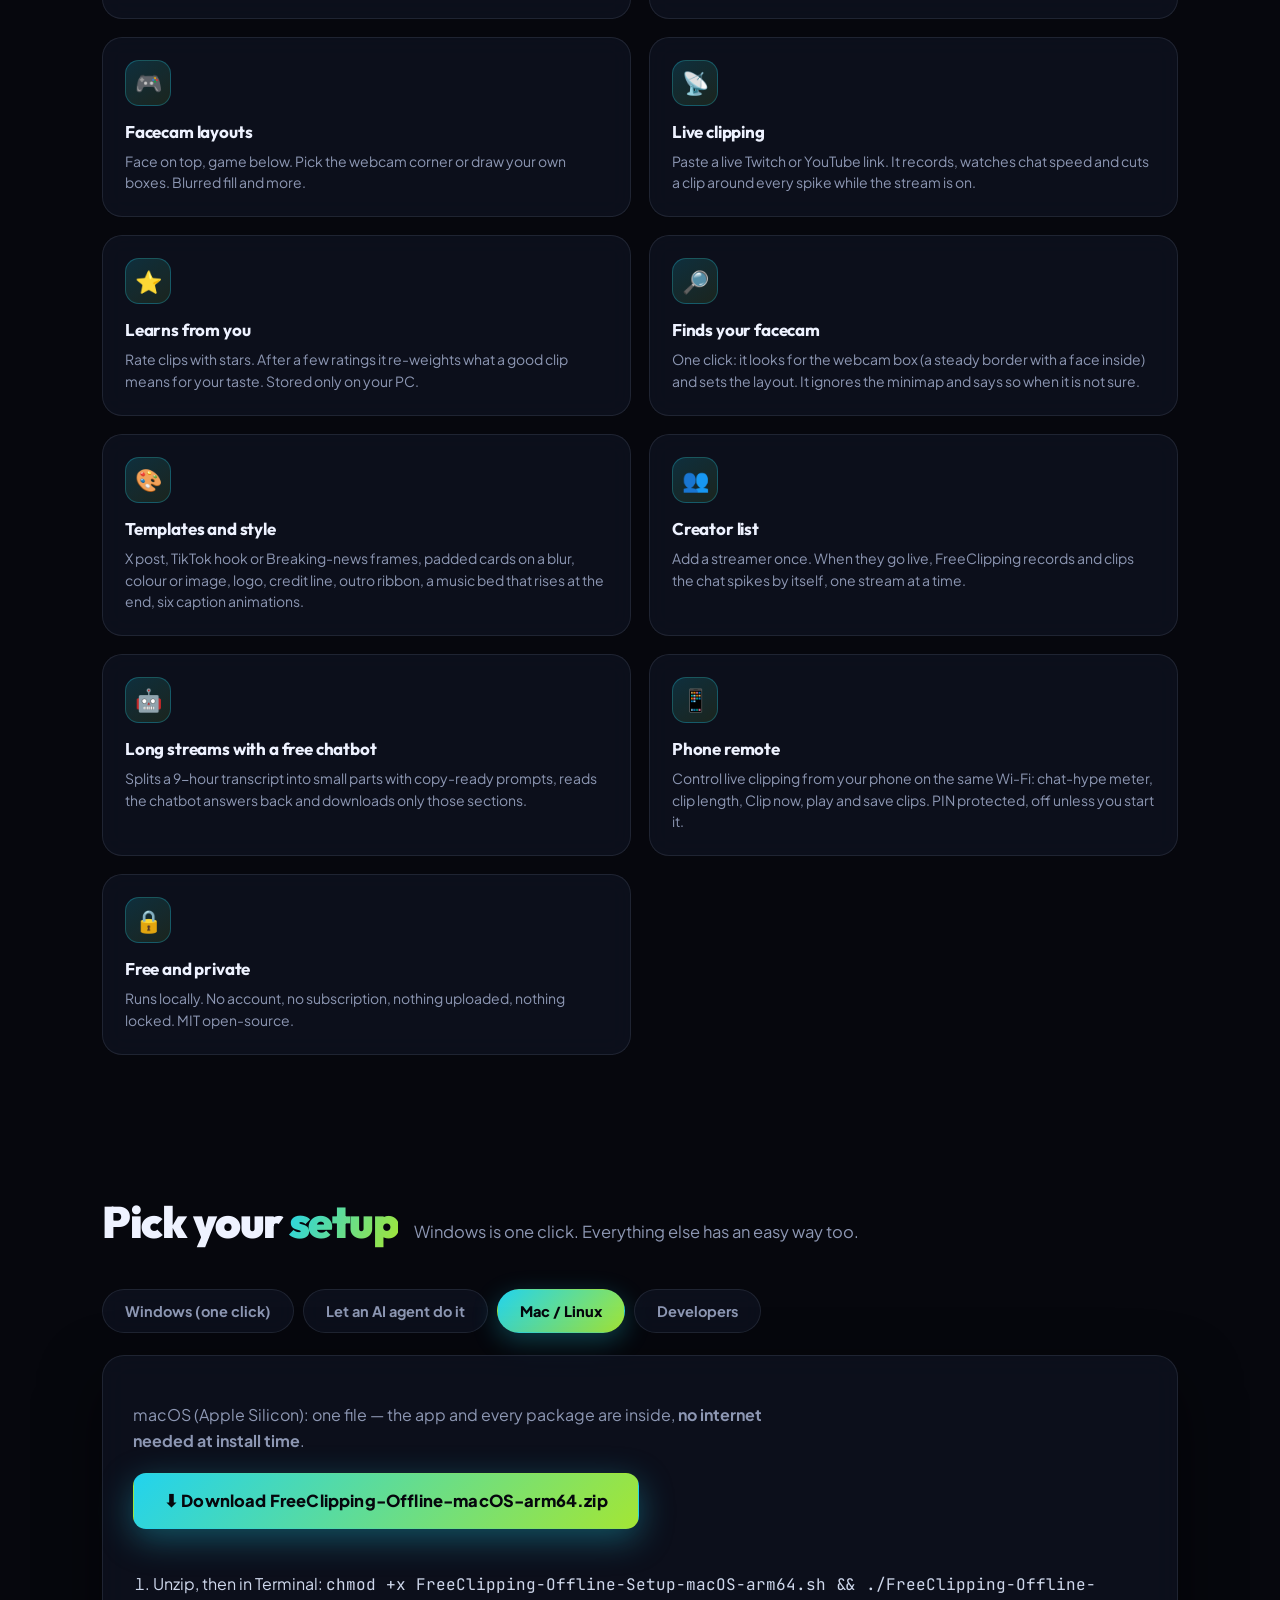
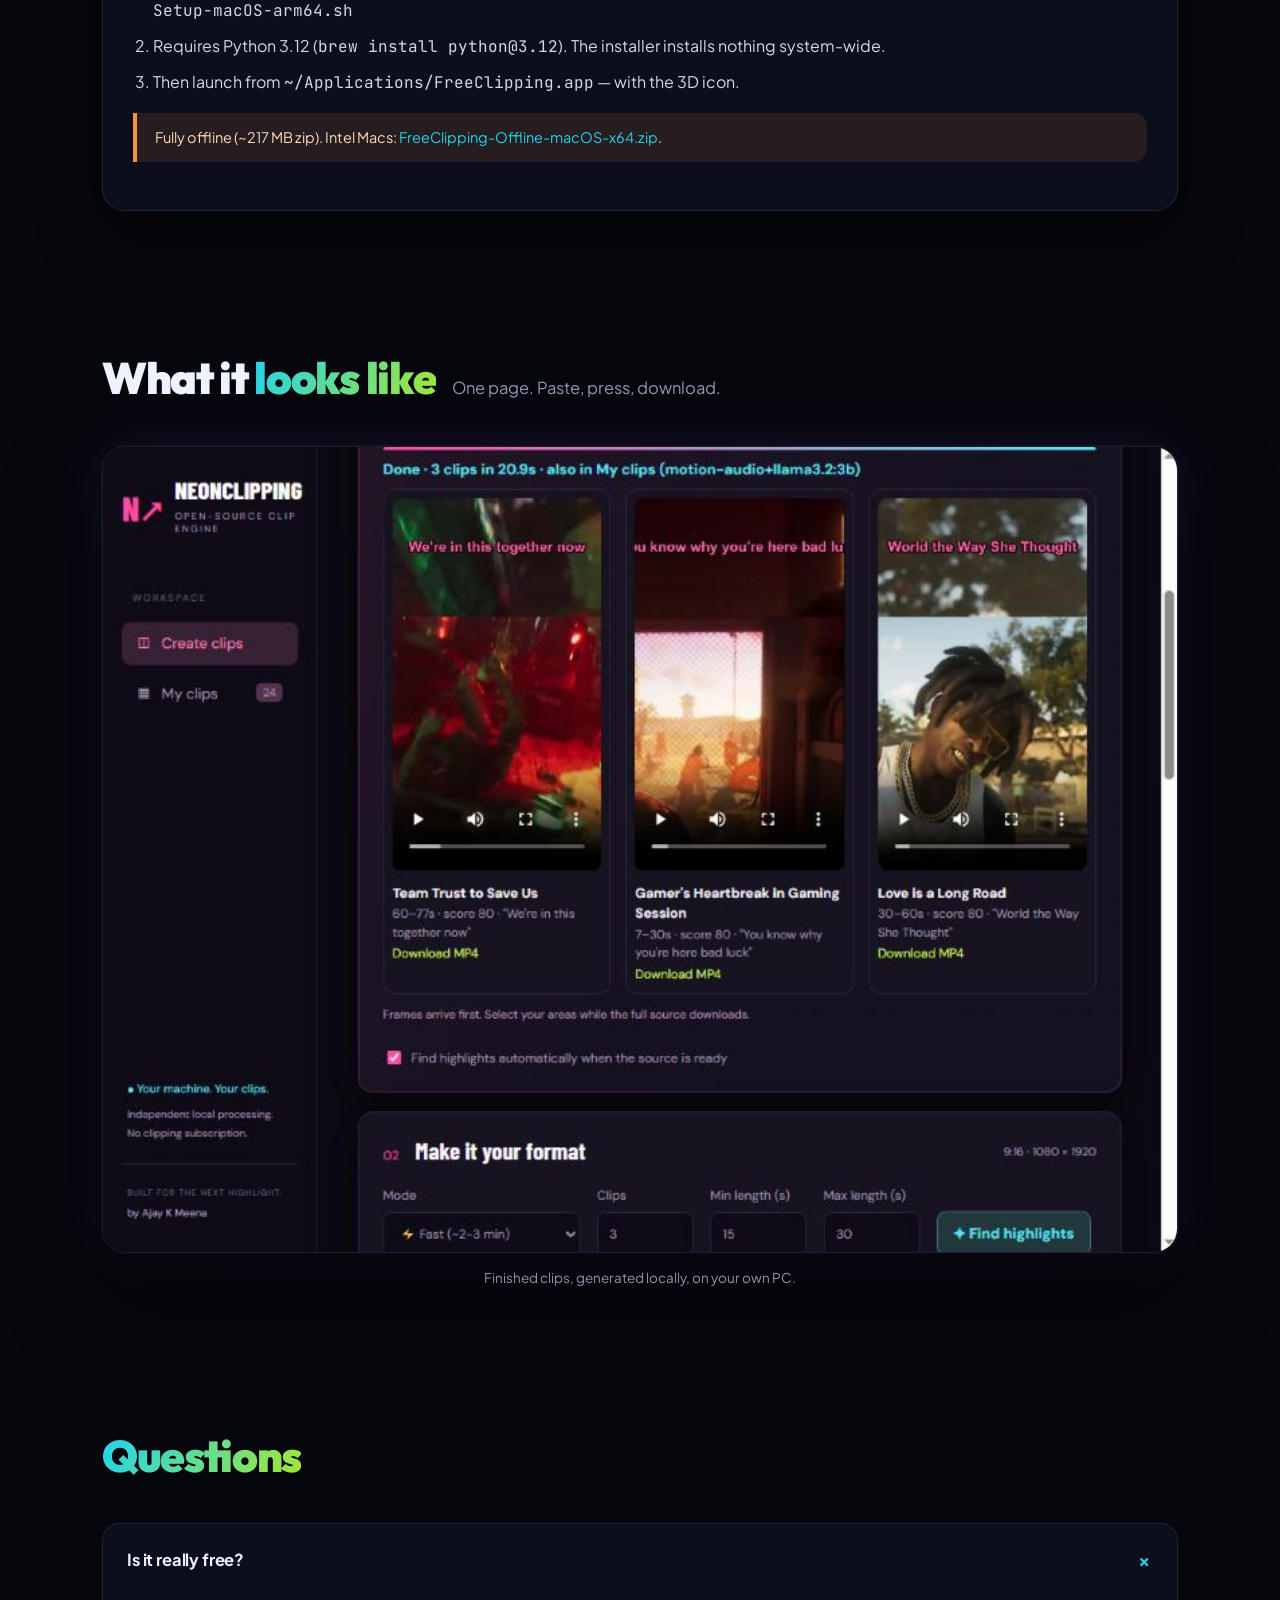
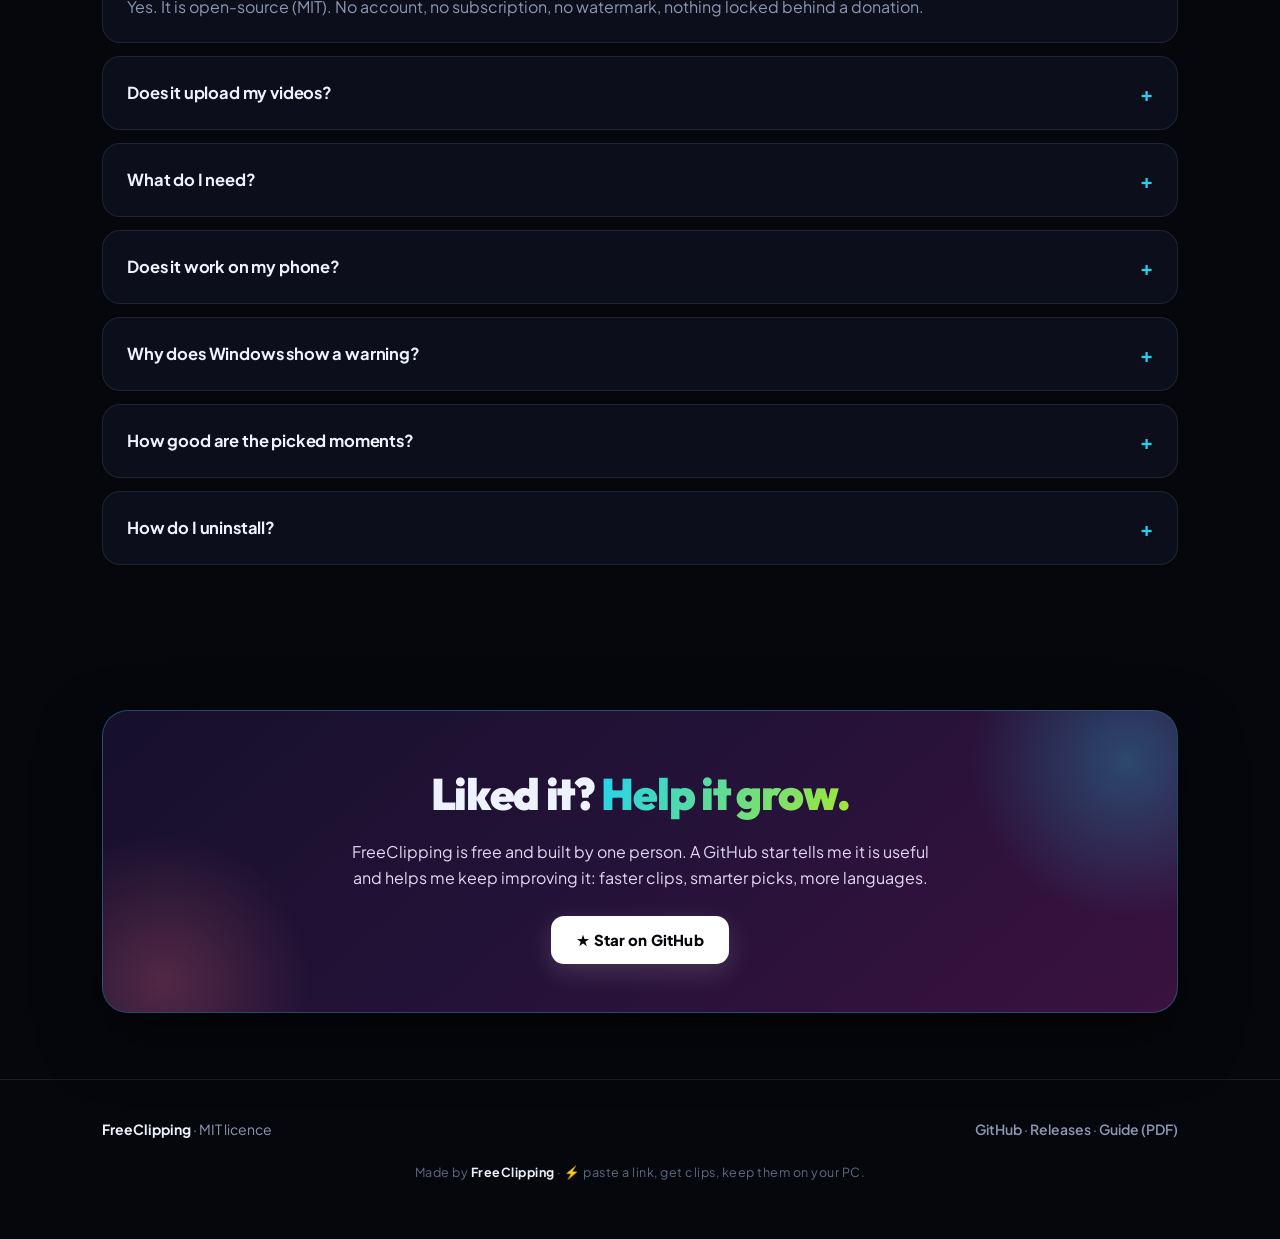
<file: docs/index.html>
<!doctype html>
<html lang="en">
<head>
<meta charset="utf-8">
<meta name="viewport" content="width=device-width, initial-scale=1, viewport-fit=cover">
<meta name="theme-color" content="#06070d">
<link rel="apple-touch-icon" href="icon.png">
<title>FreeClipping · Free AI clip maker for gamers and streamers</title>
<meta name="description" content="Paste a YouTube, Twitch or Kick link and get captioned 9:16 clips in about two minutes. Free, open-source, runs on your own PC. Hinglish captions, facecam layouts, live clipping.">
<meta property="og:title" content="FreeClipping: paste a link, get captioned 9:16 clips">
<meta property="og:description" content="Free and open-source. One-click setup for Windows. Hinglish captions, facecam layouts, live clipping, learns from your star ratings.">
<meta property="og:type" content="website">
<link rel="icon" type="image/png" href="icon.png">
<style>
@import url('https://fonts.googleapis.com/css2?family=Outfit:wght@400;500;600;700;800;900&family=Plus+Jakarta+Sans:wght@400;500;600;700;800&family=JetBrains+Mono:wght@400;500;700&display=swap');
:root{
  --bg:#06070d; --bg-soft:#0a0e1a; --panel:rgba(17,22,38,.62); --panel-solid:#101828;
  --line:rgba(148,163,184,.14); --line-strong:rgba(148,163,184,.26);
  --cyan:#22d3ee; --azure:#38bdf8; --lime:#a3e635; --pink:#fb7185; --orange:#fb923c; --violet:#8b5cf6;
  --white:#eef2ff; --muted:#8d97b3; --dim:#5c6a82;
  --grad:linear-gradient(135deg,#22d3ee 0%,#a3e635 100%);
  --grad-warm:linear-gradient(135deg,#fb7185 0%,#f59e0b 100%);
  --grad-violet:linear-gradient(135deg,#8b5cf6 0%,#22d3ee 100%);
  --shadow:0 24px 60px rgba(0,0,0,.5);
}
*{box-sizing:border-box}html{scroll-behavior:smooth}
body{margin:0;background:
  radial-gradient(60vw 52vw at 12% -8%,rgba(56,189,248,.14) 0%,transparent 62%),
  radial-gradient(54vw 54vw at 88% 12%,rgba(139,92,246,.13) 0%,transparent 64%),
  radial-gradient(70vw 60vw at 50% 122%,rgba(34,211,238,.1) 0%,transparent 64%),
  var(--bg);
  color:var(--white);font:16px/1.6 'Plus Jakarta Sans',-apple-system,'Segoe UI',Roboto,sans-serif;
  -webkit-font-smoothing:antialiased;overflow-x:hidden}
body::before{content:'';position:fixed;inset:0;pointer-events:none;z-index:0;
  background-image:linear-gradient(rgba(148,163,184,.05) 1px,transparent 1px),linear-gradient(90deg,rgba(148,163,184,.05) 1px,transparent 1px);
  background-size:56px 56px;mask-image:radial-gradient(80% 60% at 50% 0%,#000 30%,transparent 100%);
  -webkit-mask-image:radial-gradient(80% 60% at 50% 0%,#000 30%,transparent 100%)}
a{color:var(--cyan);text-decoration:none;transition:color .15s}a:hover{color:#7ce8ff}
.wrap{max-width:1120px;margin:0 auto;padding:0 22px;position:relative;z-index:1}
::selection{background:rgba(34,211,238,.32);color:#fff}
:focus-visible{outline:2px solid rgba(34,211,238,.7);outline-offset:3px;border-radius:6px}
.js .reveal{opacity:0;transform:translateY(26px);transition:opacity .6s ease,transform .6s cubic-bezier(.16,1,.3,1)}
.js .reveal.in{opacity:1;transform:none}
.js details summary{cursor:pointer}

/* NAV */
nav{position:sticky;top:0;z-index:50;background:rgba(6,7,13,.68);backdrop-filter:blur(16px);-webkit-backdrop-filter:blur(16px);border-bottom:1px solid var(--line)}
nav .wrap{display:flex;align-items:center;gap:18px;height:66px}
.logo{display:flex;align-items:center;gap:11px;text-decoration:none;color:var(--white);font-family:'Outfit',sans-serif;font-weight:900;font-size:21px;letter-spacing:-.02em}
.logo .mark{width:36px;height:36px;border-radius:11px;background:var(--grad);color:#06070d;display:flex;align-items:center;justify-content:center;font-size:19px;font-weight:900;box-shadow:0 4px 18px rgba(34,211,238,.4)}
.logo .mark-img{width:36px;height:36px;border-radius:11px;object-fit:cover;box-shadow:0 4px 18px rgba(34,211,238,.4)}
.logo b{color:var(--pink);font-weight:900}
nav .links{margin-left:auto;display:flex;gap:6px;align-items:center}
nav .links a{color:var(--muted);text-decoration:none;font-size:14px;font-weight:600;padding:9px 14px;border-radius:11px;transition:all .18s}
nav .links a:hover{color:var(--white);background:rgba(148,163,184,.1)}
.btn{display:inline-flex;align-items:center;justify-content:center;gap:9px;border-radius:13px;padding:13px 24px;font-weight:800;text-decoration:none;border:1px solid transparent;cursor:pointer;font-size:15px;font-family:inherit;letter-spacing:.01em;transition:transform .2s cubic-bezier(.16,1,.3,1),box-shadow .2s,filter .2s;line-height:1.3}
.btn.main{background:var(--grad);color:#06070d;font-size:16.5px;padding:16px 30px;box-shadow:0 10px 34px rgba(34,211,238,.34)}
.btn.main{position:relative;overflow:hidden}
.btn.main::after{content:'';position:absolute;top:0;left:-75%;width:42%;height:100%;background:linear-gradient(115deg,transparent 0%,rgba(255,255,255,.55) 50%,transparent 100%);transform:skewX(-22deg);transition:left .58s ease}
.btn.main:hover::after{left:135%}
.btn.main:hover{transform:translateY(-2px);filter:brightness(1.1);box-shadow:0 16px 40px rgba(163,230,53,.38)}
.btn.pink{background:var(--grad-warm);color:#1a0b16;box-shadow:0 8px 28px rgba(251,113,133,.3)}
.btn.pink:hover{transform:translateY(-2px);filter:brightness(1.06)}
.btn.ghost{background:rgba(21,29,48,.62);border-color:var(--line-strong);color:var(--white)}
.btn.ghost:hover{transform:translateY(-2px);border-color:rgba(34,211,238,.5);box-shadow:0 8px 26px rgba(34,211,238,.16)}
.btn.white{background:#fff;color:#06070d;box-shadow:0 8px 26px rgba(255,255,255,.14)}
.btn.white:hover{transform:translateY(-2px);box-shadow:0 12px 32px rgba(255,255,255,.2)}
nav .btn.small{padding:9px 18px;font-size:13.5px;border-radius:11px}
.menu-btn{touch-action:manipulation;display:none;border:1px solid var(--line-strong);background:var(--panel);color:var(--white);border-radius:12px;padding:9px 13px;font-size:20px;line-height:1;cursor:pointer;align-items:center;justify-content:center;transition:border-color .2s}
.menu-btn:hover{border-color:rgba(34,211,238,.5)}
.mobile-menu{display:none;flex-direction:column;gap:4px;padding:10px 22px 18px;background:rgba(6,7,13,.96);backdrop-filter:blur(18px);-webkit-backdrop-filter:blur(18px);border-bottom:1px solid var(--line)}
.mobile-menu.open{display:flex}
.mobile-menu a{color:var(--white);text-decoration:none;font-weight:700;font-size:16px;padding:12px 10px;border-radius:12px}
.mobile-menu a:hover{background:rgba(148,163,184,.1);color:var(--cyan)}

/* HERO */
.hero{position:relative;overflow:hidden;padding:74px 0 96px}
.hero .blob{position:absolute;border-radius:50%;filter:blur(80px);opacity:.55;pointer-events:none;animation:drift 14s ease-in-out infinite alternate}
.hero .b1{width:440px;height:440px;left:-140px;top:-120px;background:radial-gradient(circle,#22d3ee55,transparent 65%)}
.hero .b2{width:520px;height:520px;right:-170px;top:-40px;background:radial-gradient(circle,#8b5cf655,transparent 65%);animation-delay:-5s}
.hero .b3{width:380px;height:380px;left:38%;bottom:-180px;background:radial-gradient(circle,#a3e63544,transparent 65%);animation-delay:-9s}
@keyframes drift{from{transform:translate(0,0) scale(1)}to{transform:translate(60px,40px) scale(1.12)}}
.hero .wrap{display:grid;grid-template-columns:1.22fr .78fr;gap:42px;align-items:center;position:relative;z-index:1}
.kicker{display:inline-flex;align-items:center;gap:9px;font-size:11px;font-weight:800;letter-spacing:.22em;text-transform:uppercase;color:var(--cyan);background:rgba(34,211,238,.09);border:1px solid rgba(34,211,238,.3);border-radius:99px;padding:7px 16px;box-shadow:0 0 24px rgba(34,211,238,.14)}
h1{font-family:'Outfit',sans-serif;font-weight:900;font-size:clamp(46px,7.2vw,84px);line-height:.97;letter-spacing:-.035em;margin:22px 0 18px;text-shadow:0 4px 40px rgba(34,211,238,.25)}
h1 em{font-style:normal;background:linear-gradient(115deg,#22d3ee 0%,#a3e635 58%,#fb7185 125%);-webkit-background-clip:text;background-clip:text;color:transparent}
.sub{font-size:19px;max-width:560px;color:#cdd7ec;line-height:1.6;letter-spacing:.001em}
.cta{display:flex;flex-wrap:wrap;gap:14px;margin:26px 0 16px}
.chip-row{display:flex;flex-wrap:wrap;gap:9px;margin-top:20px}
.chip-row span{font-size:12px;font-weight:700;color:#d7e2f4;background:var(--panel);border:1px solid var(--line);border-radius:99px;padding:7px 14px;backdrop-filter:blur(8px)}
.phone{justify-self:center;width:min(258px,78%);border-radius:38px;border:1px solid rgba(255,255,255,.13);background:#000;box-shadow:0 36px 90px rgba(0,0,0,.68),0 0 0 7px #14101f,0 0 70px rgba(251,113,133,.22);overflow:hidden;position:relative}
.hero .phone{animation:float 7s ease-in-out infinite}
@keyframes float{0%,100%{transform:translateY(0)}50%{transform:translateY(-10px)}}
@media (prefers-reduced-motion:reduce){.hero .phone{animation:none}}
.phone::before{content:'';position:absolute;top:11px;left:50%;transform:translateX(-50%);width:86px;height:20px;border-radius:99px;background:#14101f;z-index:2}
.phone video{display:block;width:100%;aspect-ratio:9/16;background:#000}
.os-note{display:none;position:relative;margin-top:26px}

/* SECTIONS */
section{padding:66px 0}
.sec-head{display:flex;align-items:baseline;gap:16px;flex-wrap:wrap;margin-bottom:32px}
h2{font-family:'Outfit',sans-serif;font-size:clamp(30px,4.4vw,44px);font-weight:900;letter-spacing:-.03em;margin:0}
h2 em{font-style:normal;background:linear-gradient(115deg,#22d3ee,#a3e635);-webkit-background-clip:text;background-clip:text;color:transparent}
.lead{color:var(--muted);max-width:680px;margin:6px 0 0;font-size:16.5px}
.grid-3{display:grid;grid-template-columns:repeat(3,1fr);gap:18px}
.grid-2{display:grid;grid-template-columns:repeat(2,1fr);gap:18px}
.stepcard{background:var(--panel);border:1px solid var(--line);border-radius:20px;padding:26px;backdrop-filter:blur(12px);-webkit-backdrop-filter:blur(12px);transition:all .25s cubic-bezier(.16,1,.3,1)}
.stepcard:hover{transform:translateY(-4px);border-color:var(--line-strong);box-shadow:var(--shadow)}
.stepcard .n{width:44px;height:44px;border-radius:13px;background:var(--grad);color:#06070d;font-family:'Outfit',sans-serif;font-weight:900;font-size:19px;display:flex;align-items:center;justify-content:center;margin-bottom:14px;box-shadow:0 6px 20px rgba(34,211,238,.3)}
.stepcard b{font-size:18px;display:block;letter-spacing:-.01em;font-family:'Outfit',sans-serif}
.stepcard p{color:var(--muted);margin:8px 0 0;font-size:14.5px;line-height:1.55}
.tile{background:var(--panel);border:1px solid var(--line);border-radius:20px;padding:22px;backdrop-filter:blur(12px);-webkit-backdrop-filter:blur(12px);transition:all .25s cubic-bezier(.16,1,.3,1)}
.tile:hover{transform:translateY(-4px);border-color:rgba(34,211,238,.38);box-shadow:0 18px 44px rgba(0,0,0,.5),0 0 30px rgba(34,211,238,.1)}
.tile .ic{width:46px;height:46px;border-radius:14px;display:flex;align-items:center;justify-content:center;font-size:22px;margin-bottom:12px;background:linear-gradient(145deg,rgba(34,211,238,.16),rgba(163,230,53,.1));border:1px solid rgba(34,211,238,.28)}
.tile b{display:block;font-family:'Outfit',sans-serif;font-size:17px;letter-spacing:-.01em;margin:4px 0 6px}
.tile p{margin:0;color:var(--muted);font-size:14px;line-height:1.55}
.muted{color:var(--muted)}

/* SETUP TABS */
.tabs{display:flex;flex-wrap:wrap;gap:9px;margin:6px 0 22px}
.tab{background:var(--panel);border:1px solid var(--line);color:var(--muted);padding:12px 22px;border-radius:99px;cursor:pointer;font-weight:700;font-family:inherit;font-size:14.5px;backdrop-filter:blur(10px);transition:all .2s}
.tab:hover{color:var(--white);border-color:var(--line-strong)}
.tab.on{background:var(--grad);border-color:transparent;color:#06070d;font-weight:800;box-shadow:0 8px 26px rgba(34,211,238,.28)}
.pane{display:none;background:var(--panel);border:1px solid var(--line);border-radius:22px;padding:30px;backdrop-filter:blur(14px);-webkit-backdrop-filter:blur(14px);box-shadow:var(--shadow)}
.pane.on{display:block;animation:pop .32s cubic-bezier(.16,1,.3,1)}
@keyframes pop{from{opacity:0;transform:translateY(10px)}to{opacity:1;transform:none}}
.pane ol{padding-left:20px;margin:18px 0 4px;color:#cfd8ec}
.pane li{margin:9px 0}
.pane .btn{margin:4px auto 24px}
.pane p.lead2{color:var(--muted);max-width:660px}
code,pre{font-family:'JetBrains Mono',Consolas,monospace}
pre{background:#04060c;border:1px solid var(--line);border-radius:13px;padding:15px 17px;overflow:auto;font-size:13.5px;margin:12px 0;white-space:pre-wrap;word-break:break-all;color:#d9f1ff}
.copy{display:flex;gap:11px;align-items:stretch;flex-wrap:wrap}
.copy pre{flex:1;margin:0;min-width:240px}
.note{border-left:4px solid var(--orange);background:rgba(251,146,60,.1);padding:13px 18px;border-radius:0 14px 14px 0;color:#ffd9b8;font-size:14.5px;margin:18px 0}
#copy-prompt-msg{color:var(--lime);font-weight:700;margin-left:12px}

/* SHOT */
.shot{display:block;width:100%;border-radius:24px;border:1px solid var(--line);box-shadow:0 40px 90px rgba(0,0,0,.6),0 0 0 1px rgba(255,255,255,.04),0 0 60px rgba(139,92,246,.14)}

/* FAQ */
.faq details{background:var(--panel);border:1px solid var(--line);border-radius:18px;padding:2px 24px;margin:13px 0;backdrop-filter:blur(10px);transition:border-color .2s}
.faq details:hover{border-color:var(--line-strong)}
.faq details summary{list-style:none;display:flex;justify-content:space-between;align-items:center;gap:16px;cursor:pointer;font-weight:700;font-size:16.5px;padding:18px 0;letter-spacing:-.01em}
.faq details summary::-webkit-details-marker{display:none}
.faq details summary .chev{color:var(--cyan);font-size:20px;transition:transform .25s;flex-shrink:0}
.faq details[open] summary .chev{transform:rotate(45deg)}
.faq details p{color:var(--muted);margin:0 0 20px;max-width:860px;line-height:1.6}

/* SUPPORT */
.support{border-radius:26px;padding:48px 32px;text-align:center;position:relative;overflow:hidden;border:1px solid rgba(34,211,238,.3);background:linear-gradient(140deg,#16102b 0%,#241238 48%,#3a1240 100%);box-shadow:var(--shadow)}
.support::before{content:'';position:absolute;right:-120px;top:-120px;width:340px;height:340px;border-radius:50%;background:radial-gradient(circle,rgba(34,211,238,.28),transparent 65%);pointer-events:none}
.support::after{content:'';position:absolute;left:-100px;bottom:-130px;width:320px;height:320px;border-radius:50%;background:radial-gradient(circle,rgba(251,113,133,.24),transparent 65%);pointer-events:none}
.support h2{margin-bottom:10px;position:relative;z-index:1}
.support p{max-width:600px;margin:0 auto 26px;color:#e2d9ef;position:relative;z-index:1}
.support .btn{position:relative;z-index:1}

/* FOOTER */
body::after{content:'';position:fixed;top:0;left:0;right:0;height:3px;z-index:100;background:linear-gradient(90deg,#22d3ee,#a3e635,#fb7185,#8b5cf6);pointer-events:none}
footer{border-top:1px solid var(--line);padding:38px 0 44px;color:var(--muted);font-size:14px;position:relative;z-index:1}
footer .wrap{display:flex;gap:22px;justify-content:space-between;flex-wrap:wrap;align-items:center}
footer b{color:var(--white)}
footer a{color:var(--muted);font-weight:600}
footer a:hover{color:var(--white)}
.copy-note{text-align:center;margin-top:22px;color:var(--dim);font-size:12.5px;letter-spacing:.04em}

@media(max-width:860px){
  .hero .wrap{grid-template-columns:1fr;padding-top:54px;text-align:center}
  .hero .cta,.hero .chip-row{justify-content:center}
  .sub{margin:0 auto}
  .phone{width:min(230px,86%)}
  .grid-3,.grid-2{grid-template-columns:1fr}
  nav .links a:not(.btn){display:none}
  .menu-btn{display:inline-flex}
  .links .btn{padding:8px 12px;font-size:12.5px}
  section{padding:48px 0}
  h1{font-size:clamp(38px,11vw,58px)}
  .support{padding:36px 22px}
  .cta{gap:10px}
  .cta a{flex:1 1 160px;padding:14px 16px;font-size:15px}
  .phone{width:min(215px,82%)}
  .chip-row span{font-size:11px;padding:6px 12px}
}
@media (max-width:430px){
  .hero{padding:42px 0 56px}
  .hero .wrap{gap:26px}
  .sub{font-size:16px}
  .kicker{font-size:10px;letter-spacing:.14em}
  .nav-btn,nav .btn.small{padding:8px 10px;font-size:12px}
}
@media (prefers-reduced-motion:reduce){
  *{animation:none!important;transition:none!important}
  html{scroll-behavior:auto}
}
</style>
</head>
<body>
<script>document.documentElement.classList.add('js')</script>

<nav><div class="wrap">
  <a class="logo" href="#"><img class="mark mark-img" src="icon.png" alt="FreeClipping logo" width="36" height="36"> Free<b>Clipping</b></a>
  <div class="links">
    <a href="#how">How it works</a><a href="#features">Features</a><a href="#setup">Setup</a><a href="#faq">FAQ</a>
    <a class="btn white small" href="https://github.com/Analoggeek/FreeClipping" target="_blank" rel="noopener">★ Star on GitHub</a>
  </div>
  <button class="menu-btn" id="menu-btn" aria-label="Open menu" aria-expanded="false">☰</button>
</div>
  <div class="mobile-menu" id="mobile-menu">
    <a href="#how">How it works</a>
    <a href="#features">Features</a>
    <a href="#setup">Setup</a>
    <a href="#faq">FAQ</a>
    <a href="https://github.com/Analoggeek/FreeClipping" target="_blank" rel="noopener">★ Star on GitHub</a>
  </div>
</nav>

<header class="hero">
  <div class="blob b1"></div><div class="blob b2"></div><div class="blob b3"></div>
  <div class="wrap">
    <div>
      <div class="kicker">100% LOCAL · FREE · OPEN-SOURCE</div>
      <h1>Long video.<br><em>Big moments.</em></h1>
      <p class="sub">Paste a YouTube, Twitch or Kick link. Get captioned 9:16 clips in about two minutes. Hinglish captions, facecam layouts and live clipping included.</p>
      <div class="cta">
        <a class="btn main" id="dl" href="https://github.com/Analoggeek/FreeClipping/releases/latest/download/FreeClipping-Offline-Windows-x64.zip">⬇ Download for Windows (offline)</a>
        <a class="btn ghost" id="dl-alt" href="https://github.com/Analoggeek/FreeClipping/releases/latest/download/FreeClipping-Offline-macOS-arm64.zip">⬇ Download for macOS (offline)</a>
      </div>
      <div class="chip-row"><span>~2 min per clip</span><span>52 languages</span><span>No upload, ever</span><span>MIT licensed</span><span>Free &amp; open-source</span></div>
      <div class="os-note note" id="mobile-note"><b>You are on a phone.</b> FreeClipping runs on a computer. Open this page on your PC — or just use the phone as a remote for the app on your PC over the same Wi-Fi (<code>NEONCLIPPING_LAN=1</code>).<br><a href="#" id="copy-link">copy this page link ↗</a> and send it to yourself.</div>
    </div>
    <div class="phone"><video src="demo.mp4" poster="demo-poster.jpg" autoplay loop muted playsinline preload="auto" aria-label="A FreeClipping clip: hook title, captions"></video></div>
  </div>
</header>

<section id="how"><div class="wrap">
  <div class="sec-head"><h2>Three steps. <em>That's all.</em></h2><p class="lead" style="width:100%;margin-top:2px">You do not need to know GitHub, Python or any code.</p></div>
  <div class="grid-3">
    <div class="stepcard reveal"><div class="n">1</div><b>Download and double-click</b><p>The setup file checks your PC, installs what is missing and opens FreeClipping in your browser. A shortcut appears on your Desktop.</p></div>
    <div class="stepcard reveal"><div class="n">2</div><b>Paste a link</b><p>YouTube, Twitch or Kick. Pick where the webcam is (or draw it). Press <b>Make clips</b>.</p></div>
    <div class="stepcard reveal"><div class="n">3</div><b>Download your clips</b><p>Captioned 9:16 clips appear one by one with a title, a hook and a viral score. Preview, then Download MP4.</p></div>
  </div>
</div></section>

<section id="features"><div class="wrap">
  <div class="sec-head"><h2>Made for <em>gamers and streamers</em></h2><p class="lead" style="width:100%;margin-top:2px">It does not just cut at random. It looks for the moments people actually watch.</p></div>
  <div class="grid-2">
    <div class="tile reveal"><div class="ic">🔥</div><b>Finds the real moments</b><p>Loudness jumps, screaming, what is said ("oh my god", "bhaago"), fast action, explosions and a local AI read, combined into a 0–99 viral score.</p></div>
    <div class="tile reveal"><div class="ic">💬</div><b>Hinglish captions</b><p>Hindi speech written in English letters, 2–4 words at a time, with the spoken word lit up. Five styles: GTA Neon, Hormozi, MrBeast, Impact, Clean.</p></div>
    <div class="tile reveal"><div class="ic">🎮</div><b>Facecam layouts</b><p>Face on top, game below. Pick the webcam corner or draw your own boxes. Blurred fill and more.</p></div>
    <div class="tile reveal"><div class="ic">📡</div><b>Live clipping</b><p>Paste a live Twitch or YouTube link. It records, watches chat speed and cuts a clip around every spike while the stream is on.</p></div>
    <div class="tile reveal"><div class="ic">⭐</div><b>Learns from you</b><p>Rate clips with stars. After a few ratings it re-weights what a good clip means for your taste. Stored only on your PC.</p></div>
    <div class="tile reveal"><div class="ic">🔎</div><b>Finds your facecam</b><p>One click: it looks for the webcam box (a steady border with a face inside) and sets the layout. It ignores the minimap and says so when it is not sure.</p></div>
    <div class="tile reveal"><div class="ic">🎨</div><b>Templates and style</b><p>X post, TikTok hook or Breaking-news frames, padded cards on a blur, colour or image, logo, credit line, outro ribbon, a music bed that rises at the end, six caption animations.</p></div>
    <div class="tile reveal"><div class="ic">👥</div><b>Creator list</b><p>Add a streamer once. When they go live, FreeClipping records and clips the chat spikes by itself, one stream at a time.</p></div>
    <div class="tile reveal"><div class="ic">🤖</div><b>Long streams with a free chatbot</b><p>Splits a 9-hour transcript into small parts with copy-ready prompts, reads the chatbot answers back and downloads only those sections.</p></div>
    <div class="tile reveal"><div class="ic">📱</div><b>Phone remote</b><p>Control live clipping from your phone on the same Wi-Fi: chat-hype meter, clip length, Clip now, play and save clips. PIN protected, off unless you start it.</p></div>
    <div class="tile reveal"><div class="ic">🔒</div><b>Free and private</b><p>Runs locally. No account, no subscription, nothing uploaded, nothing locked. MIT open-source.</p></div>
  </div>
</div></section>

<section id="setup"><div class="wrap">
  <div class="sec-head"><h2>Pick your <em>setup</em></h2><p class="lead" style="width:100%;margin-top:2px">Windows is one click. Everything else has an easy way too.</p></div>
  <div class="tabs" role="tablist">
    <button class="tab on" data-p="win">Windows (one click)</button>
    <button class="tab" data-p="ai">Let an AI agent do it</button>
    <button class="tab" data-p="mac">Mac / Linux</button>
    <button class="tab" data-p="dev">Developers</button>
  </div>

  <div class="pane on" id="p-win">
    <a class="btn main" href="https://github.com/Analoggeek/FreeClipping/releases/latest/download/FreeClipping-Offline-Windows-x64.zip">⬇ Download FreeClipping-Offline-Windows-x64.zip</a>
    <ol>
      <li>Open the downloaded file (double-click). If Windows asks "Windows protected your PC", press <b>More info → Run anyway</b>. The file is plain text and not code-signed; you can open it in Notepad first.</li>
      <li>It checks your PC and installs what is missing (Python). Fully offline — the app and every package are already inside. About 3–8 minutes, no admin rights.</li>
      <li>It asks two optional questions (GPU libraries, AI titles) and then opens FreeClipping in your browser.</li>
      <li>Next time just double-click the <b>FreeClipping</b> shortcut on your Desktop.</li>
    </ol>
    <div class="note">Everything is installed in one folder (<code>%LOCALAPPDATA%\FreeClipping</code>). Delete it to uninstall.</div>
  </div>

  <div class="pane" id="p-ai">
    <p class="lead2">Don't want to read anything? Give this prompt to an AI agent that can run commands on your computer (Claude Code, OpenAI Codex, Google Antigravity, Cursor). It checks your PC, installs everything, opens the app and explains it to you in simple Hindi.</p>
    <button class="btn pink" id="copy-prompt">📋 Copy the setup prompt</button>
    <span id="copy-prompt-msg"></span>
    <p style="margin-top:16px"><a href="FREECLIPPING-AGENT-SETUP-PROMPT.txt" target="_blank" rel="noopener">Open the prompt as a text file</a> · <a href="FreeClipping-Guide-EN-HI.pdf" target="_blank" rel="noopener">Read the guide (PDF, English + हिंदी)</a></p>
  </div>

  <div class="pane" id="p-mac">
    <p class="lead2">macOS (Apple Silicon): one file — the app and every package are inside, <b>no internet needed at install time</b>.</p>
    <a class="btn main" href="https://github.com/Analoggeek/FreeClipping/releases/latest/download/FreeClipping-Offline-macOS-arm64.zip">⬇ Download FreeClipping-Offline-macOS-arm64.zip</a>
    <ol>
      <li>Unzip, then in Terminal: <code>chmod +x FreeClipping-Offline-Setup-macOS-arm64.sh &amp;&amp; ./FreeClipping-Offline-Setup-macOS-arm64.sh</code></li>
      <li>Requires Python 3.12 (<code>brew install python@3.12</code>). The installer installs nothing system-wide.</li>
      <li>Then launch from <code>~/Applications/FreeClipping.app</code> — with the 3D icon.</li>
    </ol>
    <div class="note">Fully offline (~217 MB zip). Intel Macs: <a href="https://github.com/Analoggeek/FreeClipping/releases/latest/download/FreeClipping-Offline-macOS-x64.zip">FreeClipping-Offline-macOS-x64.zip</a>.</div>
  </div>

  <div class="pane" id="p-dev">
    <pre>git clone https://github.com/Analoggeek/FreeClipping
cd freeclipping
./run.ps1     # Windows
./run.sh      # Mac / Linux</pre>
    <p style="color:var(--muted)">Then open <code>http://127.0.0.1:8770</code>. Source, issues and the full README: <a href="https://github.com/Analoggeek/FreeClipping" target="_blank" rel="noopener">github.com/Analoggeek/FreeClipping</a>.</p>
  </div>
</div></section>

<section><div class="wrap">
  <div class="sec-head"><h2>What it <em>looks like</em></h2><p class="lead" style="width:100%;margin-top:2px">One page. Paste, press, download.</p></div>
  <figure style="margin:0"><img class="shot" src="freeclipping-ui.jpg" alt="FreeClipping showing three finished clips"><figcaption style="color:var(--muted);font-size:13.5px;margin-top:14px;text-align:center">Finished clips, generated locally, on your own PC.</figcaption></figure>
</div></section>

<section id="faq" class="faq"><div class="wrap">
  <div class="sec-head"><h2><em>Questions</em></h2></div>
  <details open><summary>Is it really free?<span class="chev">+</span></summary><p>Yes. It is open-source (MIT). No account, no subscription, no watermark, nothing locked behind a donation.</p></details>
  <details><summary>Does it upload my videos?<span class="chev">+</span></summary><p>No. Everything runs on your own computer. Videos, clips and your ratings stay in the app folder. The app only talks to YouTube/Twitch/Kick to fetch the video you paste.</p></details>
  <details><summary>What do I need?<span class="chev">+</span></summary><p>macOS 11+ (Apple Silicon) or Windows 10/11, plus Python 3.12 on your own PC. After you download the offline installer once, everything runs with no internet at all. An NVIDIA GPU makes some steps faster but is not required.</p></details>
  <details><summary>Does it work on my phone?<span class="chev">+</span></summary><p>This website works on a phone. The clip maker runs on your PC — and your phone can act as a remote for it over the same Wi-Fi (start the app with <code>NEONCLIPPING_LAN=1</code>): chat-hype meter, chat-spike clip buttons, play and save clips. PIN protected, off by default.</p></details>
  <details><summary>Why does Windows show a warning?<span class="chev">+</span></summary><p>The setup files are not code-signed (that costs money). They are plain text: right-click → Edit, or open them in Notepad, and read every line. The app itself is fully open-source on GitHub.</p></details>
  <details><summary>How good are the picked moments?<span class="chev">+</span></summary><p>It finds loud, energetic, quotable moments with fast action. It is a heuristic plus a small local AI, not magic: always watch a clip before posting. Your star ratings make it better at your taste.</p></details>
  <details><summary>How do I uninstall?<span class="chev">+</span></summary><p>Delete the FreeClipping folder in <code>%LOCALAPPDATA%</code> and the Desktop shortcut. Nothing else is changed on your PC (Python and FFmpeg stay if you had them).</p></details>
</div></section>

<section><div class="wrap">
  <div class="support">
    <h2>Liked it? <em>Help it grow.</em></h2>
    <p>FreeClipping is free and built by one person. A GitHub star tells me it is useful and helps me keep improving it: faster clips, smarter picks, more languages.</p>
    <a class="btn white" href="https://github.com/Analoggeek/FreeClipping" target="_blank" rel="noopener">★ Star on GitHub</a>
  </div>
</div></section>

<footer><div class="wrap">
  <div><b>FreeClipping</b> · MIT licence</div>
  <div><a href="https://github.com/Analoggeek/FreeClipping" target="_blank" rel="noopener">GitHub</a> · <a href="https://github.com/Analoggeek/FreeClipping/releases" target="_blank" rel="noopener">Releases</a> · <a href="FreeClipping-Guide-EN-HI.pdf" target="_blank" rel="noopener">Guide (PDF)</a></div>
</div><p class="copy-note">Made by <b>FreeClipping</b> · ⚡ paste a link, get clips, keep them on your PC.</p></footer>

<script>
(function(){
  // reveal on scroll
  if('IntersectionObserver' in window){
    var io=new IntersectionObserver(function(es){es.forEach(function(e){if(e.isIntersecting){e.target.classList.add('in');io.unobserve(e.target)}})},{threshold:.12});
    document.querySelectorAll('.reveal').forEach(function(el){io.observe(el)});
  }else{document.querySelectorAll('.reveal').forEach(function(el){el.classList.add('in')})}
  // tabs
  document.querySelectorAll('.tab').forEach(function(t){t.onclick=function(){
    document.querySelectorAll('.tab').forEach(function(x){x.classList.toggle('on',x===t)});
    document.querySelectorAll('.pane').forEach(function(p){p.classList.toggle('on',p.id==='p-'+t.dataset.p)});
  };});
  // copy buttons
  document.querySelectorAll('[data-copy]').forEach(function(b){b.onclick=function(){
    var txt=document.getElementById(b.dataset.copy).textContent;
    navigator.clipboard.writeText(txt).then(function(){var o=b.textContent;b.textContent='Copied ✓';setTimeout(function(){b.textContent=o},1500)});
  };});
  // copy the agent prompt (loaded from the same site so it always matches the repo)
  var cp=document.getElementById('copy-prompt'),msg=document.getElementById('copy-prompt-msg');
  if(cp)cp.onclick=function(){
    fetch('FREECLIPPING-AGENT-SETUP-PROMPT.txt').then(function(r){if(!r.ok)throw 0;return r.text()}).then(function(t){
      return navigator.clipboard.writeText(t).then(function(){msg.textContent='Copied ✓ now paste it into your AI agent'});
    }).catch(function(){msg.textContent='Could not copy. Use "Open the prompt as a text file" below.';msg.style.color='#ffb86b'});
  };
  // phone and non-Windows hints
  var ua=navigator.userAgent||'',mobile=/Android|iPhone|iPad|iPod/i.test(ua),mac=/Macintosh|Mac OS X/i.test(ua)&&!mobile,linux=/Linux|X11/i.test(ua)&&!mobile&&!/Windows/i.test(ua);
  if(mobile){document.getElementById('mobile-note').style.display='block';
    var c=document.getElementById('copy-link');if(c)c.onclick=function(e){e.preventDefault();navigator.clipboard&&navigator.clipboard.writeText(location.href);c.textContent='link copied ✓'};}
  if(mac){var dl=document.getElementById('dl');dl.textContent='⬇ Download for macOS (offline)';dl.href='https://github.com/Analoggeek/FreeClipping/releases/latest/download/FreeClipping-Offline-macOS-arm64.zip';
    var al=document.getElementById('dl-alt');if(al)al.style.display='none';
    document.querySelector('[data-p="mac"]').click();}
  if(linux){var dl2=document.getElementById('dl');dl2.textContent='⬇ Windows setup (you are on Linux: see Setup)';dl2.href='#setup';
    var al2=document.getElementById('dl-alt');if(al2)al2.style.display='none';
    document.querySelector('[data-p="mac"]').click();}
  var mb=document.getElementById('menu-btn'),mm=document.getElementById('mobile-menu');
  if(mb&&mm){mb.onclick=function(){var open=mm.classList.toggle('open');mb.setAttribute('aria-expanded',open?'true':'false');mb.textContent=open?'✕':'☰'};
    mm.querySelectorAll('a').forEach(function(a){a.addEventListener('click',function(){mm.classList.remove('open');mb.setAttribute('aria-expanded','false');mb.textContent='☰'});});}
})();
</script>
</body>
</html>
</file>
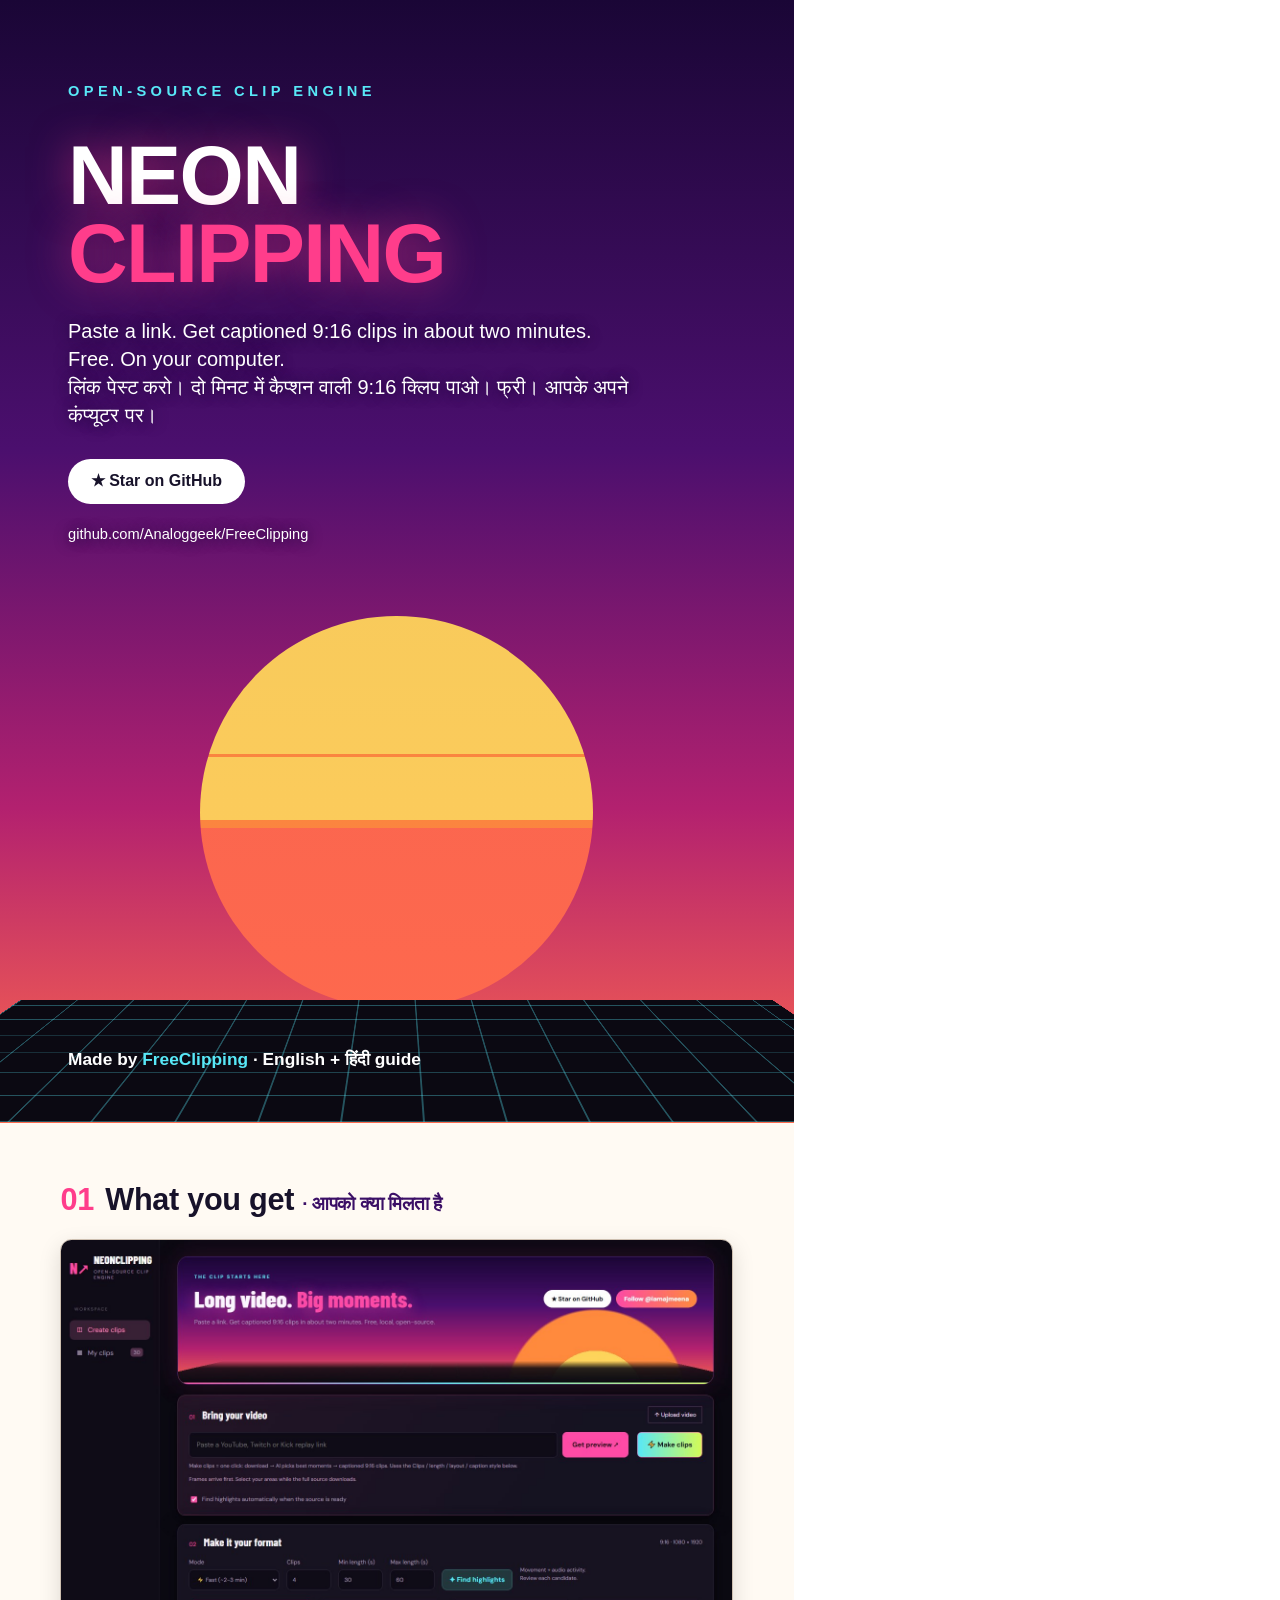
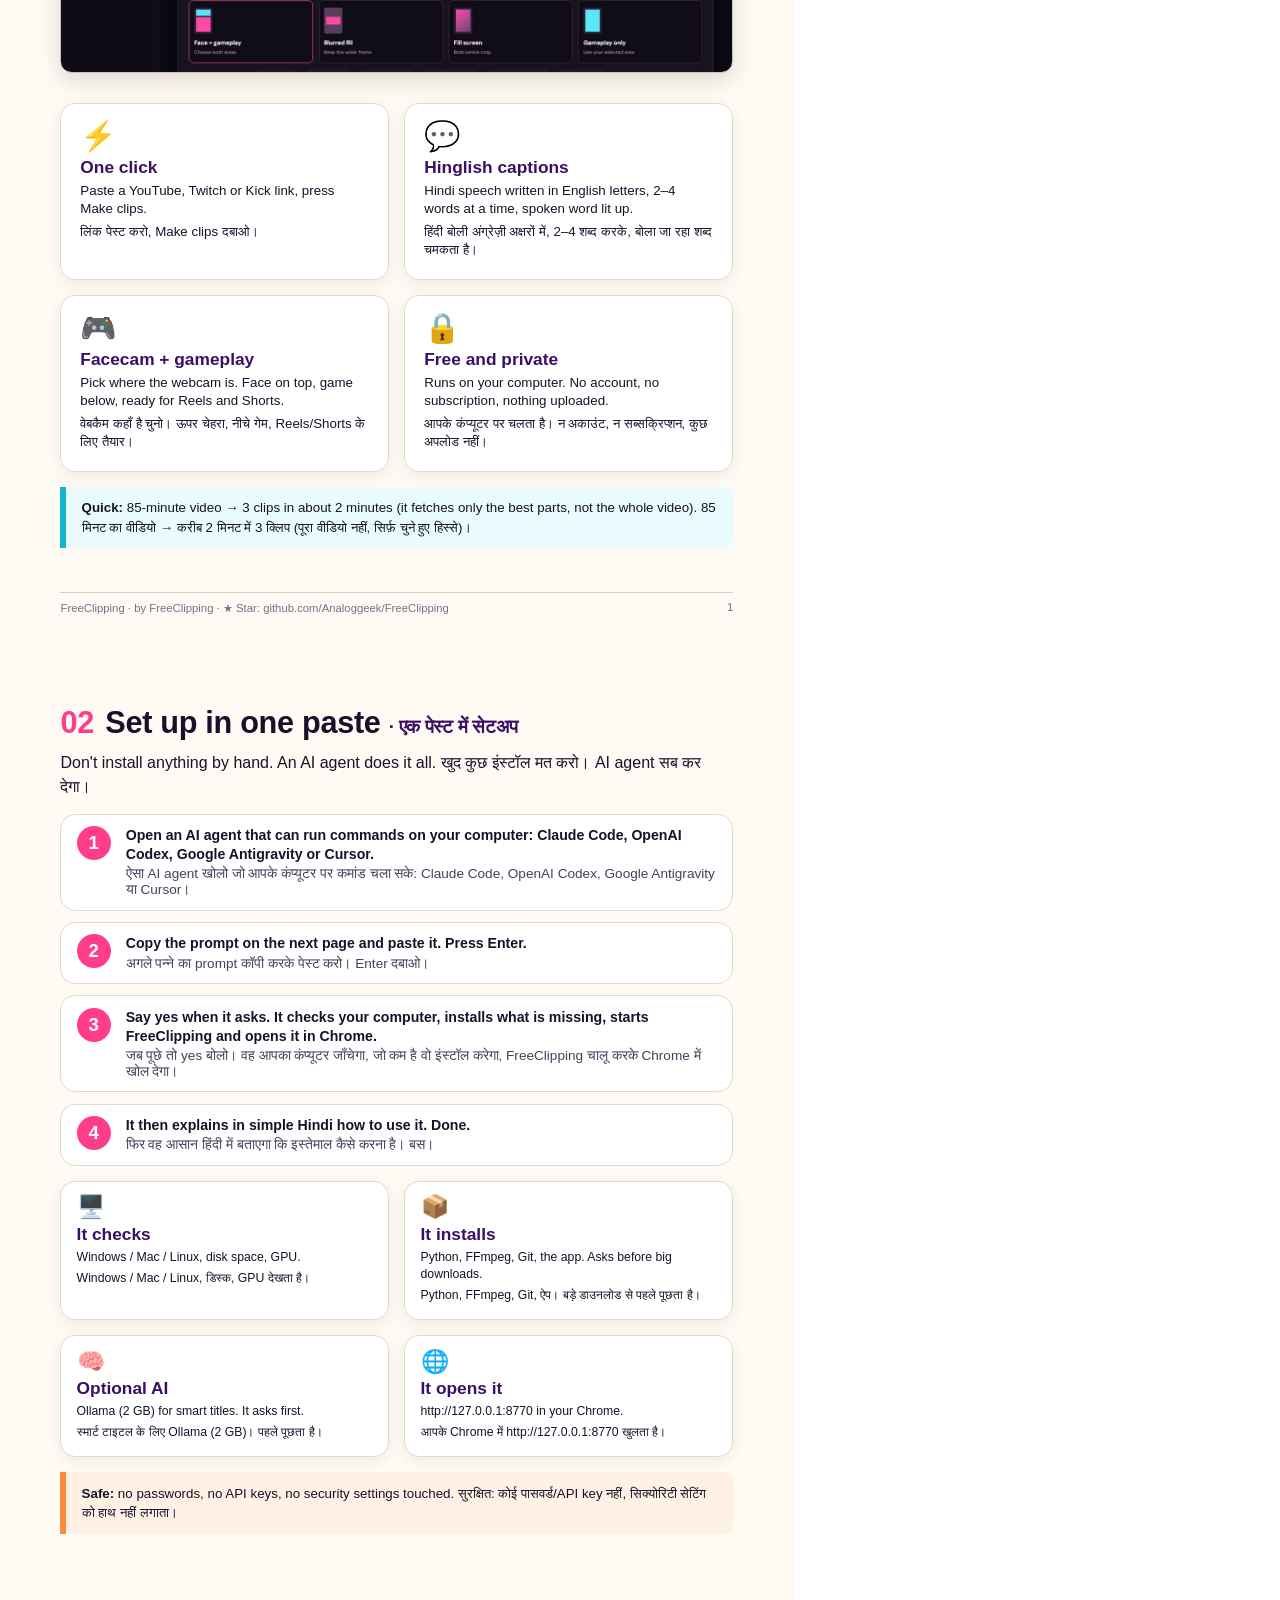
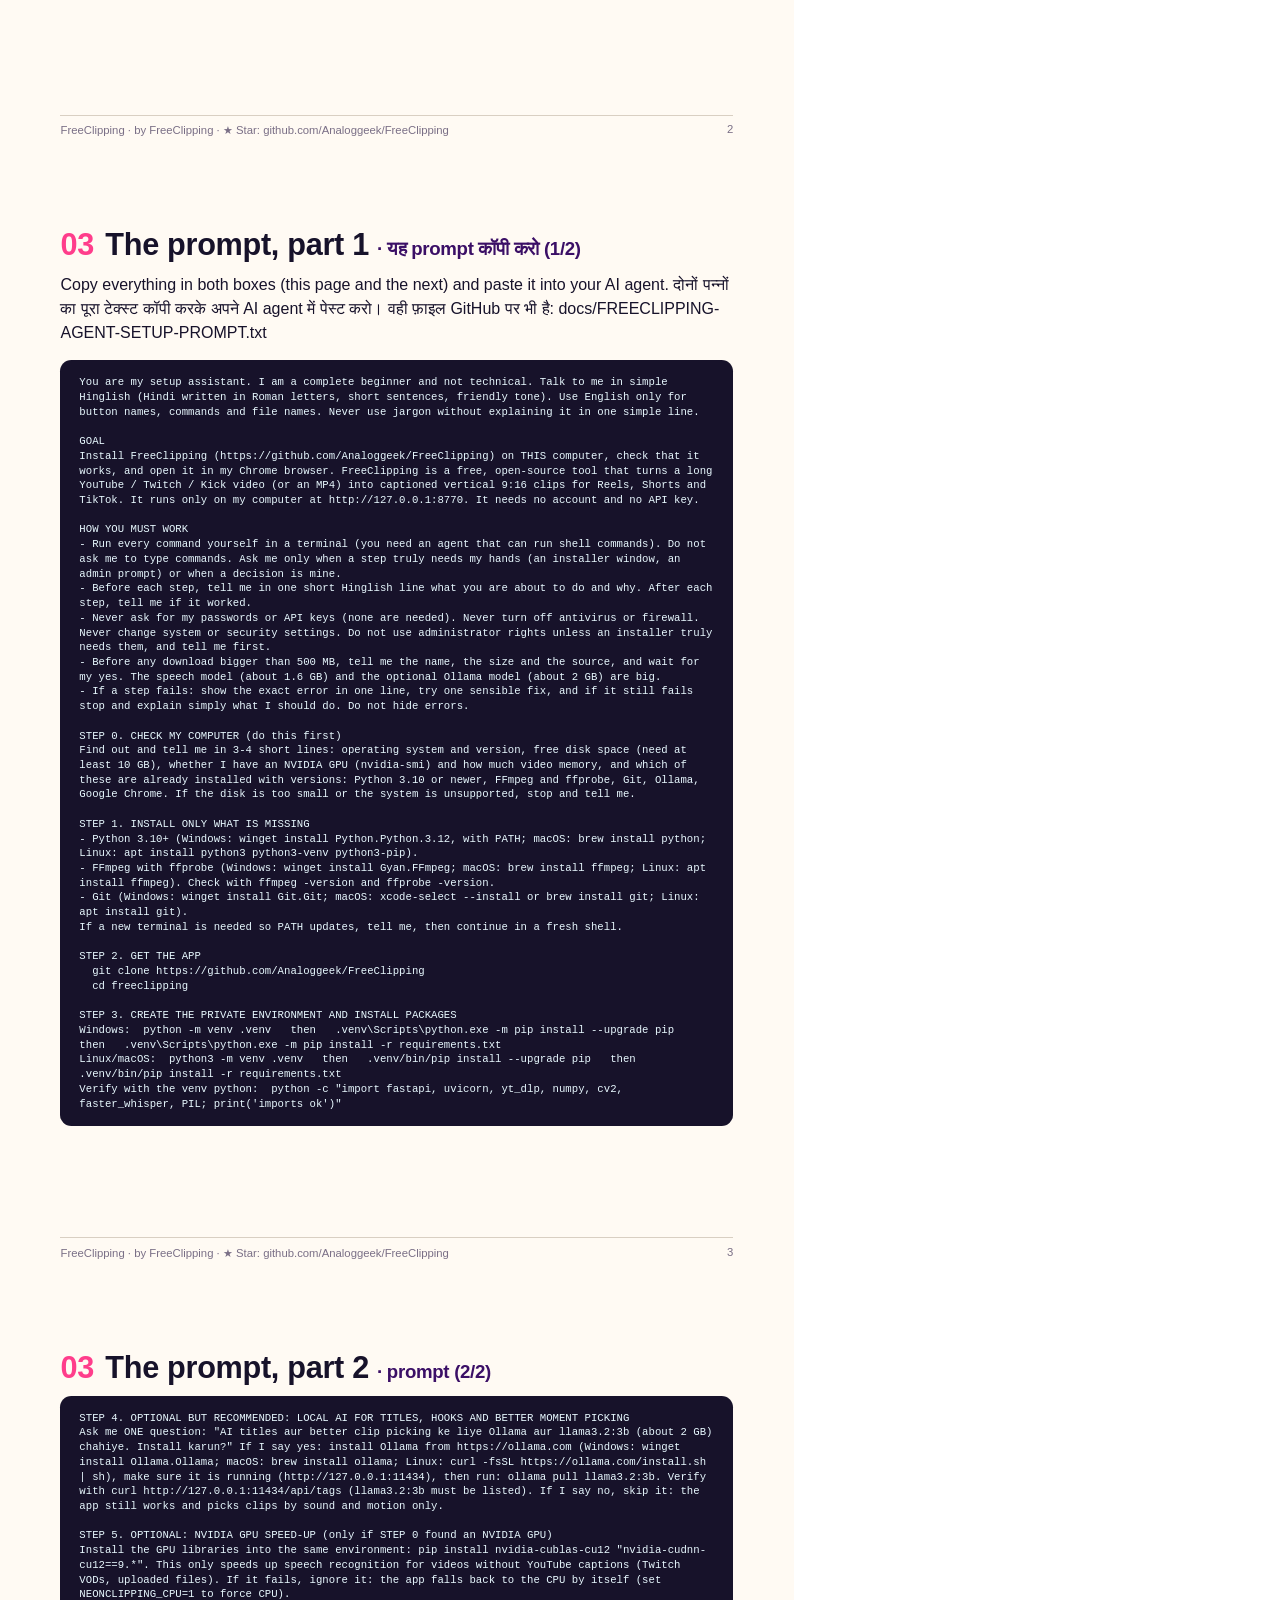
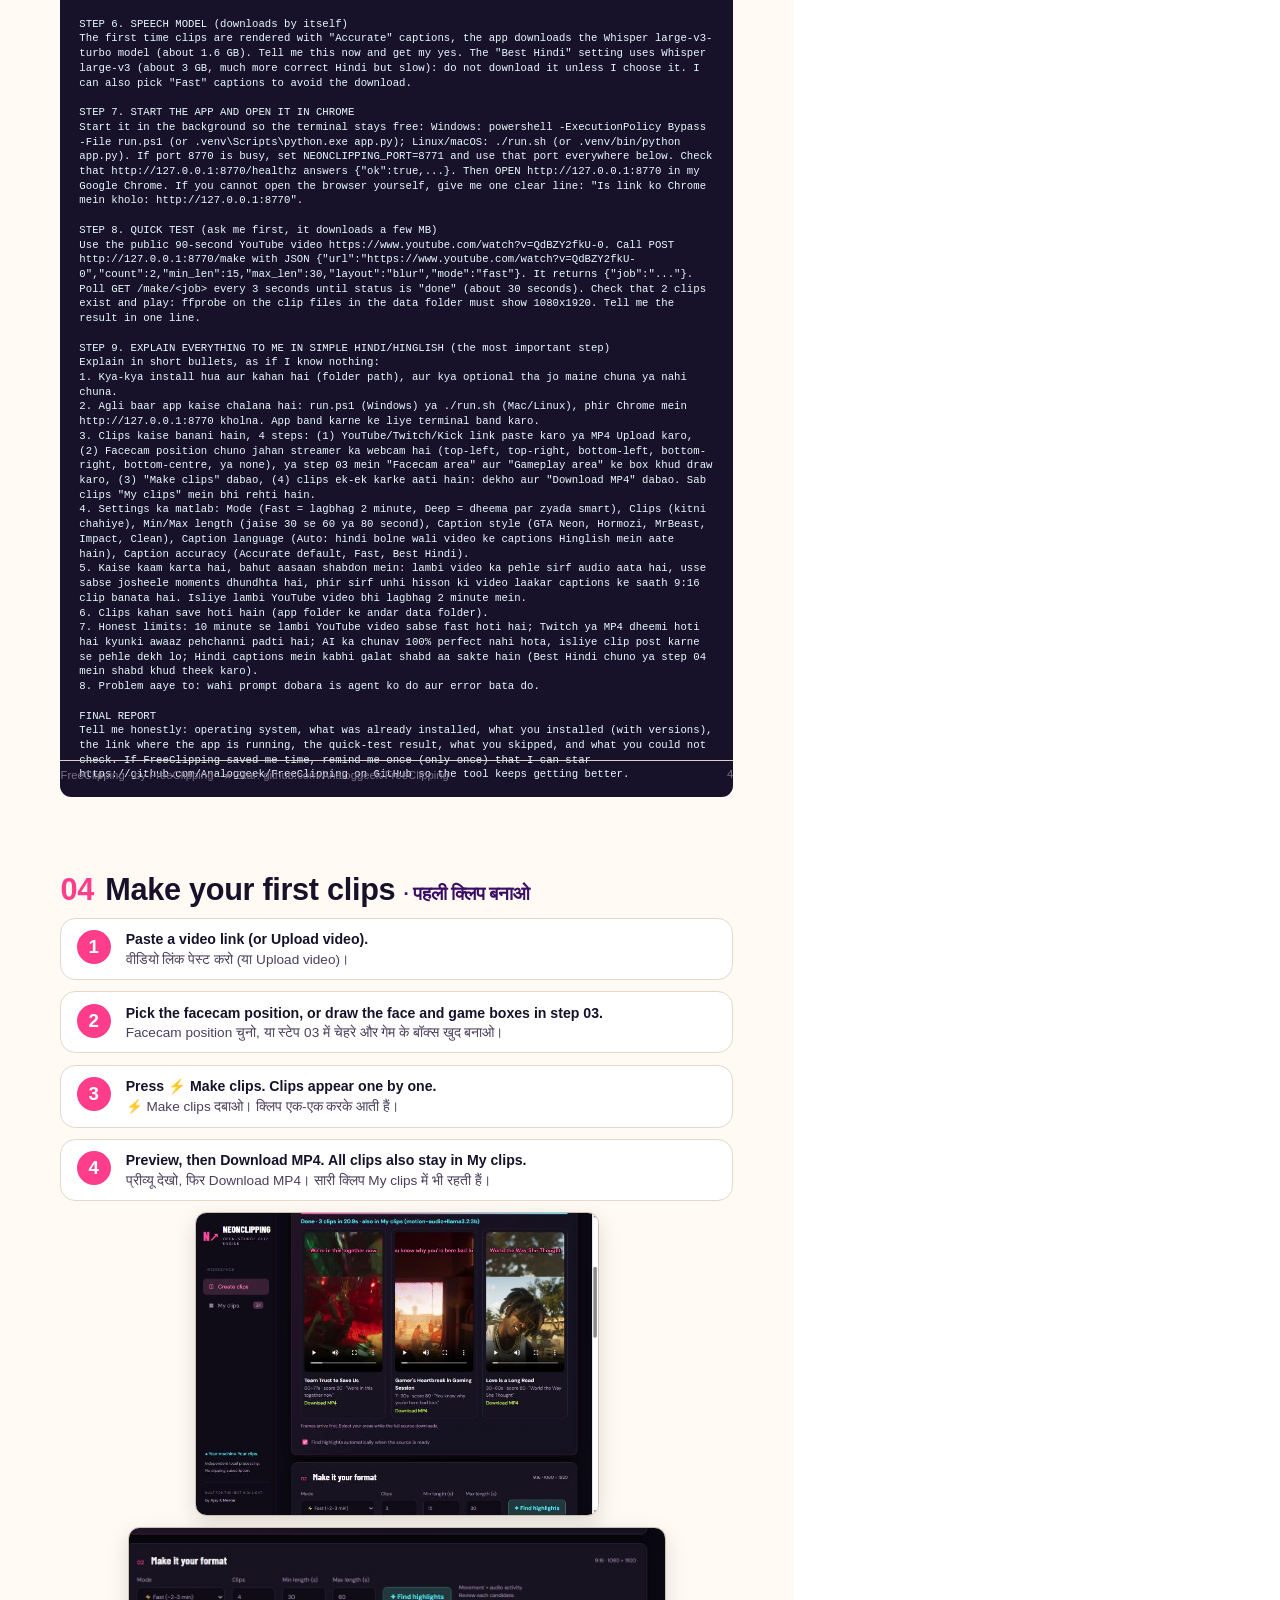
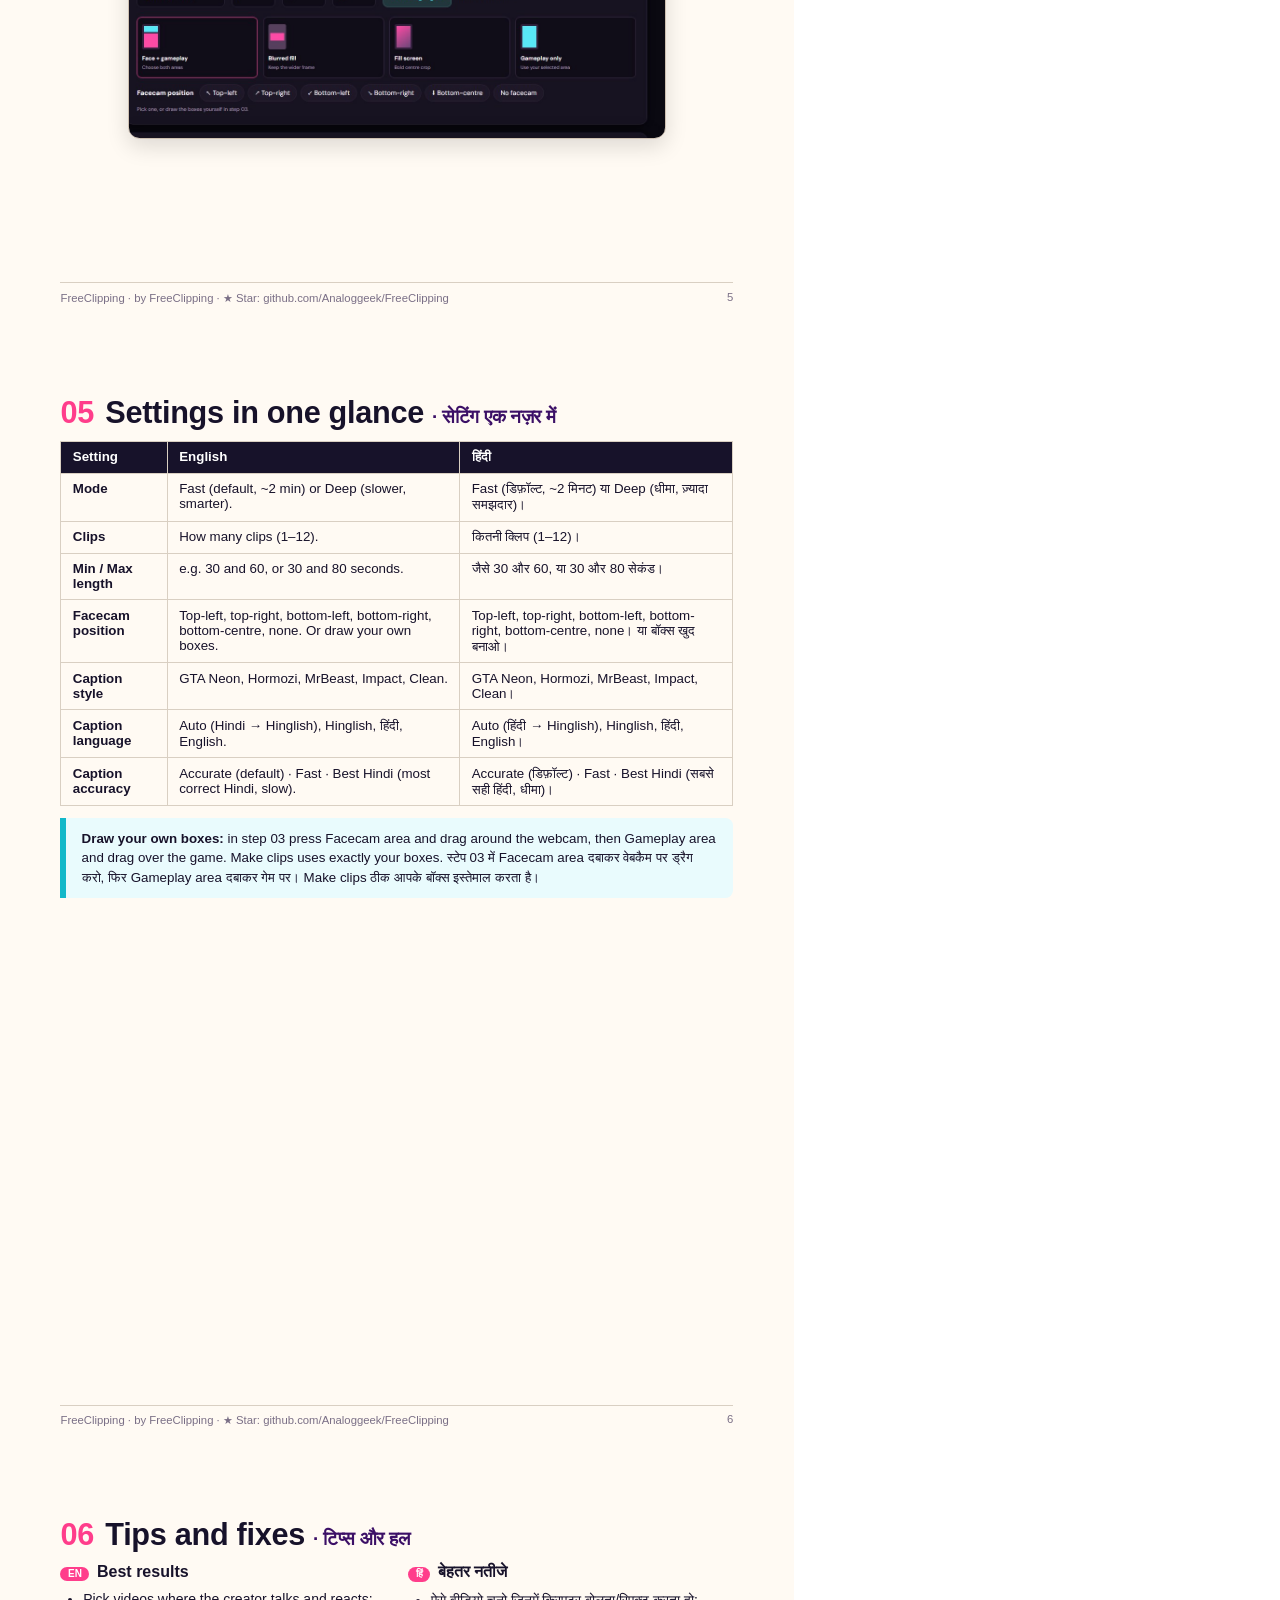
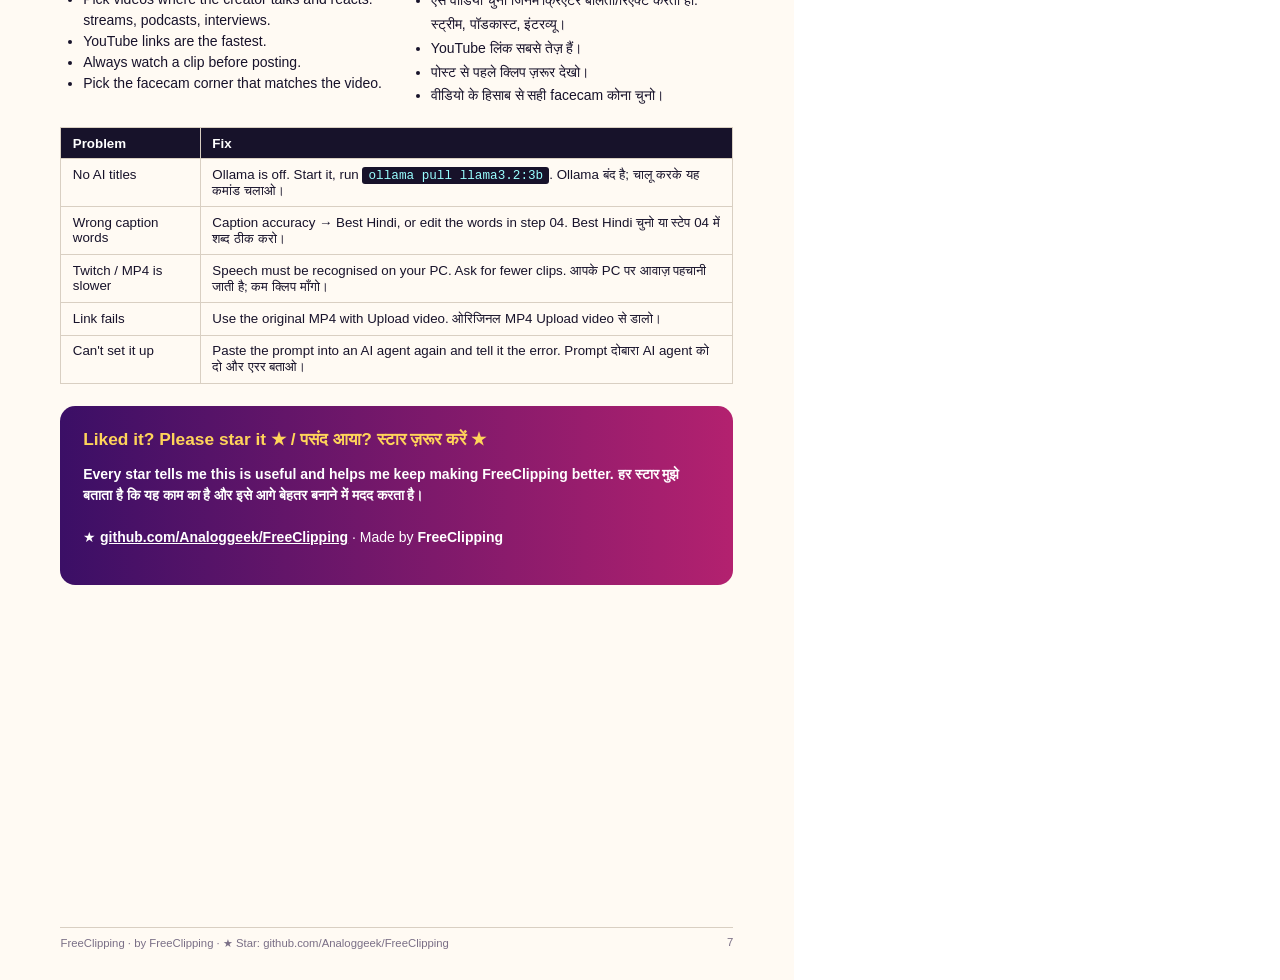
<file: docs/guide/guide.html>
<!doctype html>
<html lang="en"><head><meta charset="utf-8"><title>FreeClipping Guide · English + हिंदी</title>
<style>@page{size:A4;margin:0}
:root{--ink:#17122a;--paper:#fffaf3;--pink:#ff3d8b;--orange:#ff8a3d;--cyan:#12b8c9;--lime:#a6d800;--violet:#3b0f66}
*{box-sizing:border-box}
html{font-family:"Segoe UI","Nirmala UI","Mangal",sans-serif;color:var(--ink)}
body{margin:0;background:#fff}
.page{width:210mm;height:297mm;position:relative;overflow:hidden;page-break-after:always;background:var(--paper);padding:16mm 16mm 16mm}
.page.cover{padding:0;background:linear-gradient(180deg,#1a0636 0%,#4b0f6e 40%,#b3216f 72%,#ff6a4d 100%);color:#fff}
.cover .sun{position:absolute;left:50%;bottom:30mm;width:104mm;height:104mm;margin-left:-52mm;border-radius:50%;background:linear-gradient(180deg,#ffd45a 0 35%,#ff8a3d 35% 36%,#ffd45a 36% 52%,#ff8a3d 52% 54%,#ff6a4d 54%);opacity:.95}
.cover .grid{position:absolute;left:-20%;right:-20%;bottom:0;height:90mm;background:#0b0912;background-image:repeating-linear-gradient(90deg,#58e8f755 0 2px,transparent 2px 22mm),repeating-linear-gradient(0deg,#58e8f755 0 2px,transparent 2px 14mm);transform:perspective(160mm) rotateX(58deg);transform-origin:bottom}
.cover .txt{position:absolute;left:18mm;right:18mm;top:22mm;z-index:2}
.kicker{letter-spacing:.3em;font-size:11pt;font-weight:700;color:#58e8f7}
.cover h1{font-size:62pt;line-height:.95;margin:10mm 0 6mm;font-weight:900;letter-spacing:-.02em;text-shadow:0 0 40px #ff3d8b99}
.cover h1 em{font-style:normal;color:var(--pink)}
.cover p{font-size:15pt;max-width:150mm;line-height:1.4;text-shadow:0 1px 14px #1a0636}
.cover .by{position:absolute;left:18mm;bottom:14mm;z-index:2;font-weight:700;font-size:13pt}
.cover .by span{color:#58e8f7}
.chip{display:inline-block;background:#fff;color:#17122a;border-radius:99px;padding:3mm 6mm;font-weight:800;font-size:12pt;margin-right:3mm;text-shadow:none}
.chip.ig{background:linear-gradient(90deg,#ff3d8b,#ff8a3d);color:#fff}
h2{font-size:23pt;margin:0 0 3mm;font-weight:900;letter-spacing:-.01em;line-height:1.1}
h2 .n{color:var(--pink);margin-right:3mm}
h3{font-size:13pt;margin:5mm 0 1.5mm;color:var(--violet)}
p,li{font-size:10.5pt;line-height:1.5}
ul,ol{padding-left:6mm;margin:2mm 0}
code{background:#17122a;color:#9ff;border-radius:3px;padding:.3mm 1.6mm;font-family:Consolas,monospace;font-size:9.5pt}
pre{background:#17122a;color:#e8f9ff;padding:4mm 5mm;border-radius:3mm;font-family:Consolas,monospace;font-size:10pt;line-height:1.5;margin:3mm 0;white-space:pre-wrap}
pre.pr{font-size:8pt;line-height:1.38}
.shot{border:1px solid #cdbfb0;border-radius:3mm;box-shadow:0 2mm 6mm #0002;margin:3mm 0;max-width:100%}
.note{border-left:1.6mm solid var(--cyan);background:#e9fbfd;padding:3mm 4mm;border-radius:0 2mm 2mm 0;font-size:10pt;line-height:1.45;margin:3mm 0}
.warn{border-left-color:var(--orange);background:#fff1e3}
table{border-collapse:collapse;width:100%;margin:3mm 0;font-size:10pt}
td,th{border:1px solid #d9cfc2;padding:2mm 3mm;text-align:left;vertical-align:top}
th{background:#17122a;color:#fff}
.foot{position:absolute;left:16mm;right:16mm;bottom:8mm;font-size:8.5pt;color:#7a6f86;display:flex;justify-content:space-between;border-top:1px solid #d9cfc2;padding-top:2mm}
.cta{background:linear-gradient(90deg,#3b0f66,#b3216f);color:#fff;border-radius:4mm;padding:6mm;margin-top:6mm}
.cta h3{color:#ffd45a;margin-top:0}
.cta a{color:#fff;font-weight:800}
.hi{font-family:"Nirmala UI","Mangal","Segoe UI",sans-serif}
.hi p,.hi li{line-height:1.7}
.cols{display:grid;grid-template-columns:1fr 1fr;gap:6mm}
.lg{display:inline-block;background:var(--pink);color:#fff;font-size:7.5pt;font-weight:800;border-radius:2mm;padding:.4mm 2mm;margin-right:2mm}
.sub{font-size:14pt;font-weight:700;color:var(--violet)}
.lead{font-size:12pt;margin:2mm 0 4mm}
.tiles{display:grid;grid-template-columns:1fr 1fr;gap:4mm;margin:4mm 0}
.tile{background:#fff;border:1px solid #e3d8cb;border-radius:4mm;padding:4mm 5mm;box-shadow:0 1mm 4mm #0001}
.tile .ic{font-size:22pt}
.tile b{display:block;font-size:13pt;margin:1mm 0;color:var(--violet)}
.tile p{margin:0 0 1mm;font-size:10pt;line-height:1.4}
.tiles.small .tile{padding:3mm 4mm}
.tiles.small .tile p{font-size:9.2pt}
.tiles.small .ic{font-size:17pt}
.steps{display:grid;gap:3mm;margin:3mm 0}
.stp{display:flex;gap:4mm;align-items:flex-start;background:#fff;border:1px solid #e3d8cb;border-radius:4mm;padding:3mm 4mm}
.stp .num{flex:none;width:9mm;height:9mm;border-radius:50%;background:var(--pink);color:#fff;font-weight:900;font-size:14pt;display:flex;align-items:center;justify-content:center}
.stp b{font-size:10.6pt;line-height:1.35;display:block}
.stp .hi{font-size:10.2pt;color:#4a3f5c;margin-top:.6mm}
</style></head><body>
<section class="page cover"><div class="sun"></div><div class="grid"></div>
<div class="txt"><div class="kicker">OPEN-SOURCE CLIP ENGINE</div><h1>NEON<br><em>CLIPPING</em></h1>
<p>Paste a link. Get captioned 9:16 clips in about two minutes. Free. On your computer.<br><span class="hi">लिंक पेस्ट करो। दो मिनट में कैप्शन वाली 9:16 क्लिप पाओ। फ्री। आपके अपने कंप्यूटर पर।</span></p>
<p style="margin-top:8mm"><span class="chip">★ Star on GitHub</span></p><p style="font-size:11pt">github.com/Analoggeek/FreeClipping</p></div>
<div class="by">Made by <span>FreeClipping</span> · English + हिंदी guide</div></section>
<section class="page"><h2><span class="n">01</span>What you get <span class="hi sub">· आपको क्या मिलता है</span></h2>
<img class="shot" src="home.jpg" style="width:100%">
<div class="tiles">
<div class="tile"><div class="ic">⚡</div><b>One click</b><p>Paste a YouTube, Twitch or Kick link, press Make clips.</p><p class="hi">लिंक पेस्ट करो, Make clips दबाओ।</p></div>
<div class="tile"><div class="ic">💬</div><b>Hinglish captions</b><p>Hindi speech written in English letters, 2–4 words at a time, spoken word lit up.</p><p class="hi">हिंदी बोली अंग्रेज़ी अक्षरों में, 2–4 शब्द करके, बोला जा रहा शब्द चमकता है।</p></div>
<div class="tile"><div class="ic">🎮</div><b>Facecam + gameplay</b><p>Pick where the webcam is. Face on top, game below, ready for Reels and Shorts.</p><p class="hi">वेबकैम कहाँ है चुनो। ऊपर चेहरा, नीचे गेम, Reels/Shorts के लिए तैयार।</p></div>
<div class="tile"><div class="ic">🔒</div><b>Free and private</b><p>Runs on your computer. No account, no subscription, nothing uploaded.</p><p class="hi">आपके कंप्यूटर पर चलता है। न अकाउंट, न सब्सक्रिप्शन, कुछ अपलोड नहीं।</p></div>
</div>
<div class="note"><b>Quick:</b> 85-minute video → 3 clips in about 2 minutes (it fetches only the best parts, not the whole video). <span class="hi">85 मिनट का वीडियो → करीब 2 मिनट में 3 क्लिप (पूरा वीडियो नहीं, सिर्फ़ चुने हुए हिस्से)।</span></div>
<div class="foot"><span>FreeClipping · by FreeClipping · ★ Star: github.com/Analoggeek/FreeClipping</span><span>1</span></div></section>
<section class="page"><h2><span class="n">02</span>Set up in one paste <span class="hi sub">· एक पेस्ट में सेटअप</span></h2>
<p class="lead">Don't install anything by hand. An AI agent does it all. <span class="hi">खुद कुछ इंस्टॉल मत करो। AI agent सब कर देगा।</span></p>
<div class="steps">
<div class="stp"><div class="num">1</div><div><b>Open an AI agent that can run commands on your computer: Claude Code, OpenAI Codex, Google Antigravity or Cursor.</b><div class="hi">ऐसा AI agent खोलो जो आपके कंप्यूटर पर कमांड चला सके: Claude Code, OpenAI Codex, Google Antigravity या Cursor।</div></div></div>
<div class="stp"><div class="num">2</div><div><b>Copy the prompt on the next page and paste it. Press Enter.</b><div class="hi">अगले पन्ने का prompt कॉपी करके पेस्ट करो। Enter दबाओ।</div></div></div>
<div class="stp"><div class="num">3</div><div><b>Say yes when it asks. It checks your computer, installs what is missing, starts FreeClipping and opens it in Chrome.</b><div class="hi">जब पूछे तो yes बोलो। वह आपका कंप्यूटर जाँचेगा, जो कम है वो इंस्टॉल करेगा, FreeClipping चालू करके Chrome में खोल देगा।</div></div></div>
<div class="stp"><div class="num">4</div><div><b>It then explains in simple Hindi how to use it. Done.</b><div class="hi">फिर वह आसान हिंदी में बताएगा कि इस्तेमाल कैसे करना है। बस।</div></div></div>
</div>
<div class="tiles small">
<div class="tile"><div class="ic">🖥️</div><b>It checks</b><p>Windows / Mac / Linux, disk space, GPU.</p><p class="hi">Windows / Mac / Linux, डिस्क, GPU देखता है।</p></div>
<div class="tile"><div class="ic">📦</div><b>It installs</b><p>Python, FFmpeg, Git, the app. Asks before big downloads.</p><p class="hi">Python, FFmpeg, Git, ऐप। बड़े डाउनलोड से पहले पूछता है।</p></div>
<div class="tile"><div class="ic">🧠</div><b>Optional AI</b><p>Ollama (2 GB) for smart titles. It asks first.</p><p class="hi">स्मार्ट टाइटल के लिए Ollama (2 GB)। पहले पूछता है।</p></div>
<div class="tile"><div class="ic">🌐</div><b>It opens it</b><p>http://127.0.0.1:8770 in your Chrome.</p><p class="hi">आपके Chrome में http://127.0.0.1:8770 खुलता है।</p></div>
</div>
<div class="note warn"><b>Safe:</b> no passwords, no API keys, no security settings touched. <span class="hi">सुरक्षित: कोई पासवर्ड/API key नहीं, सिक्योरिटी सेटिंग को हाथ नहीं लगाता।</span></div>
<div class="foot"><span>FreeClipping · by FreeClipping · ★ Star: github.com/Analoggeek/FreeClipping</span><span>2</span></div></section>
<section class="page"><h2><span class="n">03</span>The prompt, part 1 <span class="hi sub">· यह prompt कॉपी करो (1/2)</span></h2>
<p class="lead">Copy everything in both boxes (this page and the next) and paste it into your AI agent. <span class="hi">दोनों पन्नों का पूरा टेक्स्ट कॉपी करके अपने AI agent में पेस्ट करो। वही फ़ाइल GitHub पर भी है: docs/FREECLIPPING-AGENT-SETUP-PROMPT.txt</span></p>
<pre class="pr">You are my setup assistant. I am a complete beginner and not technical. Talk to me in simple Hinglish (Hindi written in Roman letters, short sentences, friendly tone). Use English only for button names, commands and file names. Never use jargon without explaining it in one simple line.

GOAL
Install FreeClipping (https://github.com/Analoggeek/FreeClipping) on THIS computer, check that it works, and open it in my Chrome browser. FreeClipping is a free, open-source tool that turns a long YouTube / Twitch / Kick video (or an MP4) into captioned vertical 9:16 clips for Reels, Shorts and TikTok. It runs only on my computer at http://127.0.0.1:8770. It needs no account and no API key.

HOW YOU MUST WORK
- Run every command yourself in a terminal (you need an agent that can run shell commands). Do not ask me to type commands. Ask me only when a step truly needs my hands (an installer window, an admin prompt) or when a decision is mine.
- Before each step, tell me in one short Hinglish line what you are about to do and why. After each step, tell me if it worked.
- Never ask for my passwords or API keys (none are needed). Never turn off antivirus or firewall. Never change system or security settings. Do not use administrator rights unless an installer truly needs them, and tell me first.
- Before any download bigger than 500 MB, tell me the name, the size and the source, and wait for my yes. The speech model (about 1.6 GB) and the optional Ollama model (about 2 GB) are big.
- If a step fails: show the exact error in one line, try one sensible fix, and if it still fails stop and explain simply what I should do. Do not hide errors.

STEP 0. CHECK MY COMPUTER (do this first)
Find out and tell me in 3-4 short lines: operating system and version, free disk space (need at least 10 GB), whether I have an NVIDIA GPU (nvidia-smi) and how much video memory, and which of these are already installed with versions: Python 3.10 or newer, FFmpeg and ffprobe, Git, Ollama, Google Chrome. If the disk is too small or the system is unsupported, stop and tell me.

STEP 1. INSTALL ONLY WHAT IS MISSING
- Python 3.10+ (Windows: winget install Python.Python.3.12, with PATH; macOS: brew install python; Linux: apt install python3 python3-venv python3-pip).
- FFmpeg with ffprobe (Windows: winget install Gyan.FFmpeg; macOS: brew install ffmpeg; Linux: apt install ffmpeg). Check with ffmpeg -version and ffprobe -version.
- Git (Windows: winget install Git.Git; macOS: xcode-select --install or brew install git; Linux: apt install git).
If a new terminal is needed so PATH updates, tell me, then continue in a fresh shell.

STEP 2. GET THE APP
  git clone https://github.com/Analoggeek/FreeClipping
  cd freeclipping

STEP 3. CREATE THE PRIVATE ENVIRONMENT AND INSTALL PACKAGES
Windows:  python -m venv .venv   then   .venv\Scripts\python.exe -m pip install --upgrade pip   then   .venv\Scripts\python.exe -m pip install -r requirements.txt
Linux/macOS:  python3 -m venv .venv   then   .venv/bin/pip install --upgrade pip   then   .venv/bin/pip install -r requirements.txt
Verify with the venv python:  python -c &quot;import fastapi, uvicorn, yt_dlp, numpy, cv2, faster_whisper, PIL; print(&#x27;imports ok&#x27;)&quot;</pre>
<div class="foot"><span>FreeClipping · by FreeClipping · ★ Star: github.com/Analoggeek/FreeClipping</span><span>3</span></div></section>
<section class="page"><h2><span class="n">03</span>The prompt, part 2 <span class="hi sub">· prompt (2/2)</span></h2>
<pre class="pr">STEP 4. OPTIONAL BUT RECOMMENDED: LOCAL AI FOR TITLES, HOOKS AND BETTER MOMENT PICKING
Ask me ONE question: &quot;AI titles aur better clip picking ke liye Ollama aur llama3.2:3b (about 2 GB) chahiye. Install karun?&quot; If I say yes: install Ollama from https://ollama.com (Windows: winget install Ollama.Ollama; macOS: brew install ollama; Linux: curl -fsSL https://ollama.com/install.sh | sh), make sure it is running (http://127.0.0.1:11434), then run: ollama pull llama3.2:3b. Verify with curl http://127.0.0.1:11434/api/tags (llama3.2:3b must be listed). If I say no, skip it: the app still works and picks clips by sound and motion only.

STEP 5. OPTIONAL: NVIDIA GPU SPEED-UP (only if STEP 0 found an NVIDIA GPU)
Install the GPU libraries into the same environment: pip install nvidia-cublas-cu12 &quot;nvidia-cudnn-cu12==9.*&quot;. This only speeds up speech recognition for videos without YouTube captions (Twitch VODs, uploaded files). If it fails, ignore it: the app falls back to the CPU by itself (set NEONCLIPPING_CPU=1 to force CPU).

STEP 6. SPEECH MODEL (downloads by itself)
The first time clips are rendered with &quot;Accurate&quot; captions, the app downloads the Whisper large-v3-turbo model (about 1.6 GB). Tell me this now and get my yes. The &quot;Best Hindi&quot; setting uses Whisper large-v3 (about 3 GB, much more correct Hindi but slow): do not download it unless I choose it. I can also pick &quot;Fast&quot; captions to avoid the download.

STEP 7. START THE APP AND OPEN IT IN CHROME
Start it in the background so the terminal stays free: Windows: powershell -ExecutionPolicy Bypass -File run.ps1 (or .venv\Scripts\python.exe app.py); Linux/macOS: ./run.sh (or .venv/bin/python app.py). If port 8770 is busy, set NEONCLIPPING_PORT=8771 and use that port everywhere below. Check that http://127.0.0.1:8770/healthz answers {&quot;ok&quot;:true,...}. Then OPEN http://127.0.0.1:8770 in my Google Chrome. If you cannot open the browser yourself, give me one clear line: &quot;Is link ko Chrome mein kholo: http://127.0.0.1:8770&quot;.

STEP 8. QUICK TEST (ask me first, it downloads a few MB)
Use the public 90-second YouTube video https://www.youtube.com/watch?v=QdBZY2fkU-0. Call POST http://127.0.0.1:8770/make with JSON {&quot;url&quot;:&quot;https://www.youtube.com/watch?v=QdBZY2fkU-0&quot;,&quot;count&quot;:2,&quot;min_len&quot;:15,&quot;max_len&quot;:30,&quot;layout&quot;:&quot;blur&quot;,&quot;mode&quot;:&quot;fast&quot;}. It returns {&quot;job&quot;:&quot;...&quot;}. Poll GET /make/&lt;job&gt; every 3 seconds until status is &quot;done&quot; (about 30 seconds). Check that 2 clips exist and play: ffprobe on the clip files in the data folder must show 1080x1920. Tell me the result in one line.

STEP 9. EXPLAIN EVERYTHING TO ME IN SIMPLE HINDI/HINGLISH (the most important step)
Explain in short bullets, as if I know nothing:
1. Kya-kya install hua aur kahan hai (folder path), aur kya optional tha jo maine chuna ya nahi chuna.
2. Agli baar app kaise chalana hai: run.ps1 (Windows) ya ./run.sh (Mac/Linux), phir Chrome mein http://127.0.0.1:8770 kholna. App band karne ke liye terminal band karo.
3. Clips kaise banani hain, 4 steps: (1) YouTube/Twitch/Kick link paste karo ya MP4 Upload karo, (2) Facecam position chuno jahan streamer ka webcam hai (top-left, top-right, bottom-left, bottom-right, bottom-centre, ya none), ya step 03 mein &quot;Facecam area&quot; aur &quot;Gameplay area&quot; ke box khud draw karo, (3) &quot;Make clips&quot; dabao, (4) clips ek-ek karke aati hain: dekho aur &quot;Download MP4&quot; dabao. Sab clips &quot;My clips&quot; mein bhi rehti hain.
4. Settings ka matlab: Mode (Fast = lagbhag 2 minute, Deep = dheema par zyada smart), Clips (kitni chahiye), Min/Max length (jaise 30 se 60 ya 80 second), Caption style (GTA Neon, Hormozi, MrBeast, Impact, Clean), Caption language (Auto: hindi bolne wali video ke captions Hinglish mein aate hain), Caption accuracy (Accurate default, Fast, Best Hindi).
5. Kaise kaam karta hai, bahut aasaan shabdon mein: lambi video ka pehle sirf audio aata hai, usse sabse josheele moments dhundhta hai, phir sirf unhi hisson ki video laakar captions ke saath 9:16 clip banata hai. Isliye lambi YouTube video bhi lagbhag 2 minute mein.
6. Clips kahan save hoti hain (app folder ke andar data folder).
7. Honest limits: 10 minute se lambi YouTube video sabse fast hoti hai; Twitch ya MP4 dheemi hoti hai kyunki awaaz pehchanni padti hai; AI ka chunav 100% perfect nahi hota, isliye clip post karne se pehle dekh lo; Hindi captions mein kabhi galat shabd aa sakte hain (Best Hindi chuno ya step 04 mein shabd khud theek karo).
8. Problem aaye to: wahi prompt dobara is agent ko do aur error bata do.

FINAL REPORT
Tell me honestly: operating system, what was already installed, what you installed (with versions), the link where the app is running, the quick-test result, what you skipped, and what you could not check. If FreeClipping saved me time, remind me once (only once) that I can star https://github.com/Analoggeek/FreeClipping on GitHub so the tool keeps getting better.</pre>
<div class="foot"><span>FreeClipping · by FreeClipping · ★ Star: github.com/Analoggeek/FreeClipping</span><span>4</span></div></section>
<section class="page"><h2><span class="n">04</span>Make your first clips <span class="hi sub">· पहली क्लिप बनाओ</span></h2>
<div class="steps">
<div class="stp"><div class="num">1</div><div><b>Paste a video link (or Upload video).</b><div class="hi">वीडियो लिंक पेस्ट करो (या Upload video)।</div></div></div>
<div class="stp"><div class="num">2</div><div><b>Pick the facecam position, or draw the face and game boxes in step 03.</b><div class="hi">Facecam position चुनो, या स्टेप 03 में चेहरे और गेम के बॉक्स खुद बनाओ।</div></div></div>
<div class="stp"><div class="num">3</div><div><b>Press ⚡ Make clips. Clips appear one by one.</b><div class="hi">⚡ Make clips दबाओ। क्लिप एक-एक करके आती हैं।</div></div></div>
<div class="stp"><div class="num">4</div><div><b>Preview, then Download MP4. All clips also stay in My clips.</b><div class="hi">प्रीव्यू देखो, फिर Download MP4। सारी क्लिप My clips में भी रहती हैं।</div></div></div>
</div>
<img class="shot" src="results.jpg" style="width:60%;display:block;margin:3mm auto">
<img class="shot" src="format.jpg" style="width:80%;display:block;margin:3mm auto">
<div class="foot"><span>FreeClipping · by FreeClipping · ★ Star: github.com/Analoggeek/FreeClipping</span><span>5</span></div></section>
<section class="page"><h2><span class="n">05</span>Settings in one glance <span class="hi sub">· सेटिंग एक नज़र में</span></h2>
<table><tr><th>Setting</th><th>English</th><th>हिंदी</th></tr>
<tr><td><b>Mode</b></td><td>Fast (default, ~2 min) or Deep (slower, smarter).</td><td class="hi">Fast (डिफ़ॉल्ट, ~2 मिनट) या Deep (धीमा, ज़्यादा समझदार)।</td></tr>
<tr><td><b>Clips</b></td><td>How many clips (1–12).</td><td class="hi">कितनी क्लिप (1–12)।</td></tr>
<tr><td><b>Min / Max length</b></td><td>e.g. 30 and 60, or 30 and 80 seconds.</td><td class="hi">जैसे 30 और 60, या 30 और 80 सेकंड।</td></tr>
<tr><td><b>Facecam position</b></td><td>Top-left, top-right, bottom-left, bottom-right, bottom-centre, none. Or draw your own boxes.</td><td class="hi">Top-left, top-right, bottom-left, bottom-right, bottom-centre, none। या बॉक्स खुद बनाओ।</td></tr>
<tr><td><b>Caption style</b></td><td>GTA Neon, Hormozi, MrBeast, Impact, Clean.</td><td class="hi">GTA Neon, Hormozi, MrBeast, Impact, Clean।</td></tr>
<tr><td><b>Caption language</b></td><td>Auto (Hindi → Hinglish), Hinglish, हिंदी, English.</td><td class="hi">Auto (हिंदी → Hinglish), Hinglish, हिंदी, English।</td></tr>
<tr><td><b>Caption accuracy</b></td><td>Accurate (default) · Fast · Best Hindi (most correct Hindi, slow).</td><td class="hi">Accurate (डिफ़ॉल्ट) · Fast · Best Hindi (सबसे सही हिंदी, धीमा)।</td></tr>
</table>
<div class="note"><b>Draw your own boxes:</b> in step 03 press Facecam area and drag around the webcam, then Gameplay area and drag over the game. Make clips uses exactly your boxes. <span class="hi">स्टेप 03 में Facecam area दबाकर वेबकैम पर ड्रैग करो, फिर Gameplay area दबाकर गेम पर। Make clips ठीक आपके बॉक्स इस्तेमाल करता है।</span></div>
<div class="foot"><span>FreeClipping · by FreeClipping · ★ Star: github.com/Analoggeek/FreeClipping</span><span>6</span></div></section>
<section class="page"><h2><span class="n">06</span>Tips and fixes <span class="hi sub">· टिप्स और हल</span></h2>
<div class="cols"><div><span class="lg">EN</span><b>Best results</b><ul><li>Pick videos where the creator talks and reacts: streams, podcasts, interviews.</li><li>YouTube links are the fastest.</li><li>Always watch a clip before posting.</li><li>Pick the facecam corner that matches the video.</li></ul></div><div class="hi"><span class="lg">हिं</span><b>बेहतर नतीजे</b><ul><li>ऐसे वीडियो चुनो जिनमें क्रिएटर बोलता/रिएक्ट करता हो: स्ट्रीम, पॉडकास्ट, इंटरव्यू।</li><li>YouTube लिंक सबसे तेज़ हैं।</li><li>पोस्ट से पहले क्लिप ज़रूर देखो।</li><li>वीडियो के हिसाब से सही facecam कोना चुनो।</li></ul></div></div>
<table><tr><th>Problem</th><th>Fix</th></tr>
<tr><td>No AI titles</td><td>Ollama is off. Start it, run <code>ollama pull llama3.2:3b</code>. <span class="hi">Ollama बंद है; चालू करके यह कमांड चलाओ।</span></td></tr>
<tr><td>Wrong caption words</td><td>Caption accuracy → Best Hindi, or edit the words in step 04. <span class="hi">Best Hindi चुनो या स्टेप 04 में शब्द ठीक करो।</span></td></tr>
<tr><td>Twitch / MP4 is slower</td><td>Speech must be recognised on your PC. Ask for fewer clips. <span class="hi">आपके PC पर आवाज़ पहचानी जाती है; कम क्लिप माँगो।</span></td></tr>
<tr><td>Link fails</td><td>Use the original MP4 with Upload video. <span class="hi">ओरिजिनल MP4 Upload video से डालो।</span></td></tr>
<tr><td>Can't set it up</td><td>Paste the prompt into an AI agent again and tell it the error. <span class="hi">Prompt दोबारा AI agent को दो और एरर बताओ।</span></td></tr></table>
<div class="cta"><h3>Liked it? Please star it ★ / पसंद आया? स्टार ज़रूर करें ★</h3>
<p><b>Every star tells me this is useful and helps me keep making FreeClipping better. <span class="hi">हर स्टार मुझे बताता है कि यह काम का है और इसे आगे बेहतर बनाने में मदद करता है।</span></b><br><br>
★ <a href="https://github.com/Analoggeek/FreeClipping">github.com/Analoggeek/FreeClipping</a> · Made by <b>FreeClipping</b></p></div>
<div class="foot"><span>FreeClipping · by FreeClipping · ★ Star: github.com/Analoggeek/FreeClipping</span><span>7</span></div></section>
</body></html>
</file>
